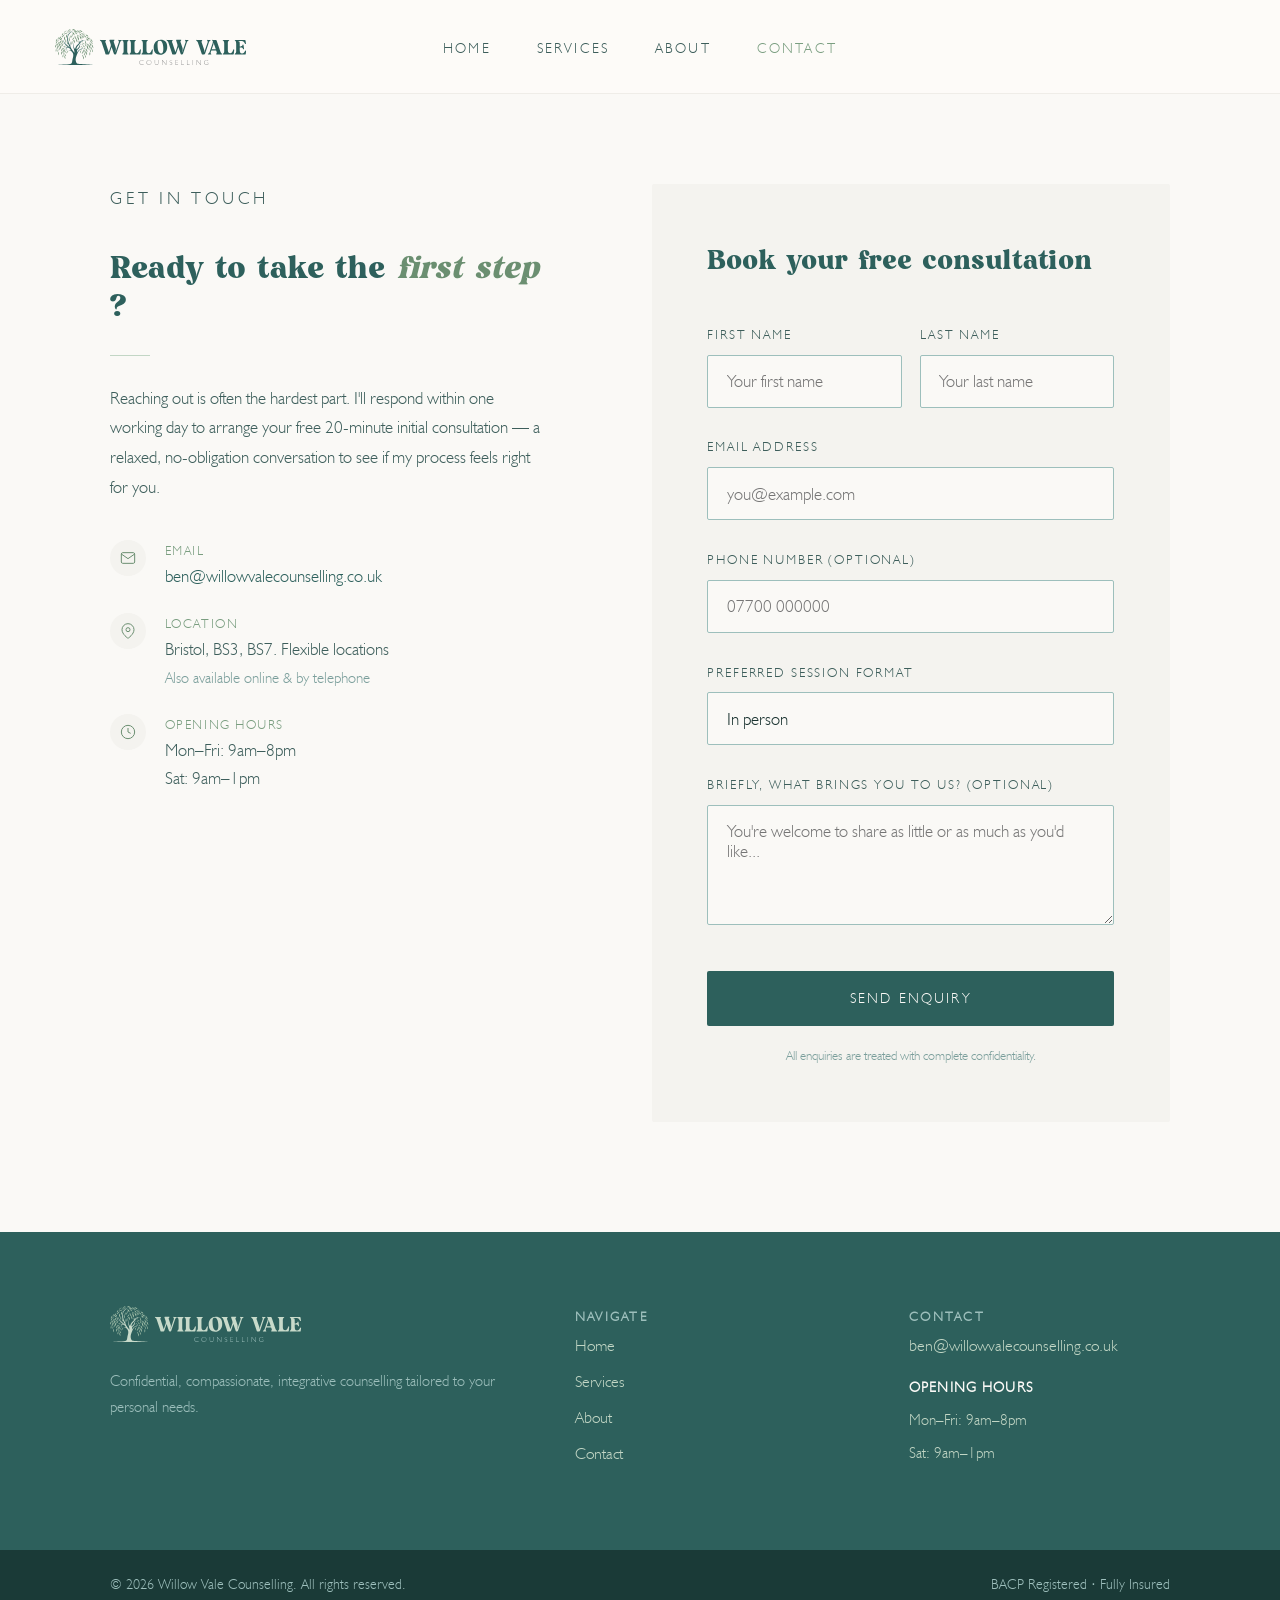
<file: contact.html>
<!DOCTYPE html>
<html lang="en">
<head>
<meta charset="UTF-8">
<meta name="viewport" content="width=device-width, initial-scale=1.0">
<title>Contact — Willow Vale Counselling</title>
<link rel="icon" type="image/svg+xml" href="[data-uri]">
<link rel="apple-touch-icon" href="[data-uri]">
<link rel="stylesheet" href="style.css">
</head>
<body class="page-contact">

<!-- ─── NAV ─────────────────────────────────── -->
<nav>
  <button class="nav-burger" id="nav-burger" onclick="toggleMenu()" aria-label="Menu">
    <span></span><span></span><span></span>
  </button>
  <a class="nav-logo" href="index.html" style="display:flex;align-items:center;">
    <span class="nav-logo-svg"><svg id="Layer_2" xmlns="http://www.w3.org/2000/svg" version="1.1" viewBox="0 0 338.8 63.8">
  <!-- Generator: Adobe Illustrator 30.1.0, SVG Export Plug-In . SVG Version: 2.1.1 Build 136)  -->
  <defs>
    <style>.st0 { fill: #f4f3ef; }
      .st1 { fill: #6b8f71; }
      .st2 { fill: #2d605c; }</style>
  </defs>
  <g>
    <path class="st2" d="M89.3,43.3l-6.7-19.7c-1-2.9-3-2.5-3-3.6s.3-.7.7-.7h9.5c.4,0,.7.3.7.6,0,.9-1.3.9-1.3,2.5s.2,1,.4,1.6l2.9,8.6,2.7,8h.2l2.9-8.6c.8-2.4.9-3.9,0-6.5l-1.8-5.1c-.2-.5,0-1.2.8-1.2h7.4c.4,0,.7.3.7.6,0,.9-1.4.9-1.4,2.5s.1.8.3,1.4l3.1,9c1,2.8.6,4.7-.5,7.9h.4l5.7-16.6c.2-.7.3-1.2.3-1.6,0-1.6-1.2-1.6-1.2-2.5s.3-.6.7-.6h4.9c.4,0,.7.3.7.7,0,1.1-2,.7-3,3.6l-6.7,19.7c-.4,1.2-.8,1.8-2.1,1.8h-.3c-1.2,0-1.7-.6-2.1-1.8l-3.9-11.2-3.9,11.2c-.4,1.2-.8,1.8-2.1,1.8h-3.2c-1.3,0-1.7-.6-2.1-1.8Z"/>
    <path class="st2" d="M119.1,44.4c0-1.2,2.5-.5,2.5-5.5v-13.3c0-5.1-2.5-4.3-2.5-5.5s.3-.7.7-.7h10c.4,0,.7.3.7.7,0,1.2-2.5.5-2.5,5.5v13.3c0,5.1,2.5,4.3,2.5,5.5s-.3.7-.7.7h-10c-.4,0-.7-.3-.7-.7Z"/>
    <path class="st2" d="M132,44.4c0-1.2,2.5-.5,2.5-5.5v-13.3c0-5.1-2.5-4.3-2.5-5.5s.3-.7.7-.7h10c.4,0,.7.3.7.7,0,1.2-2.5.5-2.5,5.5v12.1c0,3.6,1.4,5.4,4.1,5.4h0c2.9,0,4.2-3.5,5.3-6.1.3-.6.6-1,1.1-1s.8.4.8,1l-.7,7c0,.7-.6,1.1-1.2,1.1h-17.6c-.4,0-.7-.3-.7-.7h0Z"/>
    <path class="st2" d="M153.2,44.4c0-1.2,2.5-.5,2.5-5.5v-13.3c0-5.1-2.5-4.3-2.5-5.5s.3-.7.7-.7h10c.4,0,.7.3.7.7,0,1.2-2.5.5-2.5,5.5v12.1c0,3.6,1.4,5.4,4.1,5.4h0c2.9,0,4.2-3.5,5.3-6.1.3-.6.6-1,1.1-1s.8.4.8,1l-.7,7c0,.7-.6,1.1-1.2,1.1h-17.6c-.4,0-.7-.3-.7-.7h0Z"/>
    <path class="st2" d="M174.9,32.7c0-8.5,5.3-13.7,12.5-13.7s11.5,4.2,11.5,12.7-5.3,13.8-12.5,13.8-11.5-4.3-11.5-12.8ZM187.9,43.4c3.1,0,4.1-2.8,4.1-8.5s-1.5-13.9-5.8-13.9-4.4,2.5-4.4,8.3,1.3,14,6.1,14h0Z"/>
    <path class="st2" d="M207.5,43.3l-6.7-19.7c-1-2.9-3-2.5-3-3.6s.3-.7.7-.7h9.5c.4,0,.7.3.7.6,0,.9-1.3.9-1.3,2.5s.1,1,.4,1.6l2.9,8.6,2.7,8h.2l2.9-8.6c.8-2.4.9-3.9,0-6.5l-1.8-5.1c-.1-.5,0-1.2.9-1.2h7.4c.4,0,.7.3.7.6,0,.9-1.4.9-1.4,2.5s.1.8.3,1.4l3.1,9c1,2.8.6,4.7-.5,7.9h.4l5.7-16.6c.2-.7.3-1.2.3-1.6,0-1.6-1.2-1.6-1.2-2.5s.3-.6.7-.6h4.9c.4,0,.7.3.7.7,0,1.1-2,.7-3,3.6l-6.7,19.7c-.4,1.2-.9,1.8-2.1,1.8h-.3c-1.2,0-1.6-.6-2.1-1.8l-3.9-11.2-3.9,11.2c-.4,1.2-.9,1.8-2.1,1.8h-3.2c-1.3,0-1.7-.6-2.1-1.8h0Z"/>
    <path class="st2" d="M259.8,43.3l-6.7-19.6c-1-2.9-3-2.6-3-3.7s.3-.7.7-.7h9.5c.4,0,.7.3.7.6,0,.9-1.2.9-1.2,2.5s0,.8.2,1.4l4.1,12.1c.7,2,.8,3.2.2,5h.4l5.7-16.9c.2-.7.3-1.2.3-1.6,0-1.6-1.2-1.6-1.2-2.5s.3-.6.7-.6h4.9c.4,0,.7.3.7.7,0,1.1-2,.7-3,3.6l-6.7,19.7c-.4,1.2-.9,1.8-2.1,1.8h-2.1c-1.3,0-1.7-.6-2.1-1.8h0Z"/>
    <path class="st2" d="M271,44.4c0-1.1,1.8-.8,3-3.7l5.3-15.5c1.6-4.8-.9-4-.9-5.2s.4-.7.9-.7h5.3c1.3,0,1.7.6,2.1,1.8l6.7,19.6c1.2,2.9,3,2.7,3,3.7s-.3.7-.7.7h-9.5c-.4,0-.7-.3-.7-.6,0-.9,1.2-.9,1.2-2.5s0-.9-.3-1.5l-.9-2.4h-8.5l-.8,2.4c-.2.6-.3,1.1-.3,1.5,0,1.7,1.2,1.7,1.2,2.5s-.3.6-.7.6h-4.9c-.4,0-.7-.3-.7-.7h0ZM285,36l-3.9-11.3h-.4c.1.4.2.9.2,1.3,0,1-.3,2-.8,3.4l-2.3,6.7h7.1Z"/>
    <path class="st2" d="M297.4,44.4c0-1.2,2.5-.5,2.5-5.5v-13.3c0-5.1-2.5-4.3-2.5-5.5s.3-.7.7-.7h10c.4,0,.7.3.7.7,0,1.2-2.5.5-2.5,5.5v12.1c0,3.6,1.4,5.4,4.1,5.4h0c2.9,0,4.2-3.5,5.3-6.1.3-.6.5-1,1.1-1s.8.4.8,1l-.7,7c0,.7-.5,1.1-1.2,1.1h-17.6c-.4,0-.7-.3-.7-.7h0Z"/>
    <path class="st2" d="M318.6,44.4c0-1.2,2.5-.5,2.5-5.5v-13.3c0-5.1-2.5-4.3-2.5-5.5s.3-.7.7-.7h17.2c.7,0,1.1.4,1.2,1.1l.7,5.2c0,.6-.2,1-.8,1s-.7-.3-1.1-1c-1.3-2.5-2.4-4.3-5.3-4.3h-6.6v.4c2.5,0,2.8.7,2.8,4.9v4.1h2.1c1.6,0,2.2-.9,2.5-1.7.4-1,.5-1.6,1.2-1.6s.8.4.9,1l.9,6.3c0,.6-.1,1-.7,1s-.9-.3-1.2-1c-.8-1.4-1.8-1.9-3.6-1.9h-2.1v3.8c0,3.9.7,6.5,4.1,6.5h0c2.9,0,3.9-1.8,5.3-4.3.3-.6.5-.9,1.1-.9s.8.4.8,1l-.7,5.2c0,.7-.5,1.1-1.2,1.1h-17.6c-.4,0-.7-.3-.7-.7h0Z"/>
  </g>
  <g>
    <path class="st1" d="M157,63c-.5.2-1,.4-1.5.6-.5.1-1,.2-1.5.2s-.9,0-1.4-.2-.9-.3-1.2-.6c-.6-.4-1.1-.9-1.4-1.6-.2-.3-.3-.7-.4-1s-.1-.7-.1-1.1c0-.6.1-1.1.3-1.7s.5-1,1-1.4c.4-.4.9-.8,1.5-1,.6-.2,1.1-.3,1.8-.3s.9,0,1.4.2,1,.3,1.5.6v.7c-.6-.3-1.1-.5-1.6-.7-.5-.2-.9-.2-1.4-.2s-.8,0-1.1.2c-.4.1-.7.3-1,.5-.5.3-.9.8-1.2,1.3-.3.5-.4,1.2-.4,1.8s0,1,.3,1.4.4.9.8,1.2.8.6,1.2.8c.5.2,1,.3,1.5.3s.9,0,1.4-.2c.5-.1,1-.4,1.6-.7v.7h0Z"/>
    <path class="st1" d="M162.1,59.3c0-.6.1-1.1.3-1.7s.6-1,1-1.4c.4-.4.9-.7,1.4-1,.5-.2,1.1-.3,1.7-.3s1.2.1,1.7.3c.5.2,1,.5,1.4,1,.4.4.7.9,1,1.4s.3,1.1.3,1.7,0,.9-.2,1.3c-.1.4-.3.8-.6,1.2-.4.6-.9,1.1-1.6,1.4-.6.3-1.3.5-2.1.5s-1.2-.1-1.7-.3c-.5-.2-1-.5-1.4-1-.4-.4-.7-.9-1-1.4-.2-.5-.3-1.1-.3-1.7h0ZM162.9,59.4c0,.5,0,1,.3,1.4s.4.9.8,1.2c.3.3.7.6,1.2.8.5.2.9.3,1.4.3s1,0,1.4-.3.9-.5,1.2-.8c.4-.3.6-.8.8-1.2s.3-1,.3-1.5,0-1-.3-1.4c-.2-.5-.4-.8-.8-1.2s-.8-.6-1.2-.8c-.4-.2-.9-.3-1.4-.3s-.9,0-1.4.3c-.5.2-.9.5-1.2.8s-.6.8-.8,1.2c-.2.5-.3.9-.3,1.4h0Z"/>
    <path class="st1" d="M177.3,60.1c0,.9.2,1.6.8,2.2s1.2.8,2,.8,1.5-.3,2-.8.8-1.2.8-2.2v-5h.7v4.9c0,1.1-.3,2-.9,2.7-.6.7-1.5,1-2.6,1s-1.9-.3-2.5-1c-.6-.7-.9-1.6-.9-2.7v-4.9h.7v5h0Z"/>
    <path class="st1" d="M189.8,63.6v-8.5h.7l6.2,7.4v-7.4h.7v8.5h-.6l-6.3-7.5v7.5h-.7Z"/>
    <path class="st1" d="M207.5,56.3c-.4-.2-.7-.4-1-.5-.2,0-.3,0-.5-.1-.1,0-.3,0-.5,0-.5,0-.9.2-1.2.5s-.5.7-.5,1.1.1.7.3.9c.2.2.7.5,1.4.8h.2c.8.4,1.3.7,1.6,1,.2.2.3.4.4.7s.1.5.1.8c0,.7-.2,1.2-.7,1.7s-1.1.7-1.8.7-.7,0-1.1-.2c-.4-.1-.7-.3-1.1-.6v-.8c.4.3.8.5,1.1.7.4.2.7.2,1,.2.6,0,1-.2,1.3-.5.3-.3.5-.7.5-1.2s-.1-.7-.3-.9-.7-.5-1.5-.9c-.8-.3-1.3-.7-1.6-1s-.4-.8-.4-1.3.2-1.2.7-1.6c.4-.4,1.1-.6,1.8-.6s.7,0,1,.1.6.2.9.4v.8h0Z"/>
    <path class="st1" d="M213.4,63.6v-8.5h4.6v.5h-3.9v3.4h3.8v.5h-3.8v3.5h4v.6h-4.7,0Z"/>
    <path class="st1" d="M223.8,63.6v-8.5h.7v7.9h4v.6h-4.7Z"/>
    <path class="st1" d="M233.9,63.6v-8.5h.7v7.9h4v.6h-4.7Z"/>
    <path class="st1" d="M243.9,63.6v-8.5h.7v8.5h-.7Z"/>
    <path class="st1" d="M250.9,63.6v-8.5h.7l6.2,7.4v-7.4h.7v8.5h-.6l-6.3-7.5v7.5h-.7,0Z"/>
    <path class="st1" d="M271.7,63c-.5.3-1,.5-1.5.6-.5.1-1,.2-1.5.2s-1,0-1.4-.2-.9-.3-1.2-.6c-.6-.4-1.1-.9-1.5-1.6-.2-.3-.3-.7-.4-1s-.1-.7-.1-1.1c0-.6.1-1.1.3-1.7s.5-1,1-1.4c.4-.4.9-.8,1.5-1,.5-.2,1.1-.3,1.8-.3s1,0,1.4.2,1,.3,1.5.6v.7c-.6-.3-1.1-.5-1.6-.7-.5-.2-1-.2-1.4-.2s-.8,0-1.1.2c-.4.1-.7.3-1,.5-.5.3-.9.8-1.2,1.3s-.4,1.2-.4,1.8,0,1,.3,1.4.5.9.8,1.2.8.6,1.2.8c.5.2,1,.3,1.5.3s.7,0,1.1-.1.8-.2,1.2-.4v-2.3h-1.8v-.6h2.5v3.3h0Z"/>
  </g>
  <g>
    <g>
      <path class="st0" d="M34.2,1.1c.8-.7,1.3-1,1.3-1-4.2-.7-5.7,2.4-5.7,2.4,0,0,.5-.2,1.5-.3,1,0,2.1-.4,2.9-1.1Z"/>
      <path class="st0" d="M12.1,15.3s.4-.4,1.8-1.5c1.4-1.1,2.1-3.2,4-4.1,0,0-4.9.5-5.8,5.6Z"/>
      <path class="st0" d="M8.6,17.3c1.4-1.4,1.9-3.7,3.2-4.6,0,0-4.7,1.1-4.7,6.5,0,0,0-.4,1.5-1.9Z"/>
      <path class="st0" d="M11.9,17.6c.4-.9.4-1.3.6-1.9,0,0-3.3,1.2-4.2,4.8,0,0,.6-.3,1.7-.8,1.1-.5,1.5-1.2,1.9-2.1h0Z"/>
      <path class="st0" d="M9.8,21.6c-1.5,1.3-2.4,2.6-2.8,4.7,0,0,.9-.9,2.6-2.1,1.8-1.3,1.7-3.1,3.1-5.1,0,0-1.6,1.3-3,2.6Z"/>
      <path class="st0" d="M5.4,22.3c.7-1,.5-2.3.7-3.5,0,0-2,1-1.5,4.8,0,0,0-.4.8-1.3Z"/>
      <path class="st0" d="M4.2,17s-.6.6-1.5,1.6c-.9,1-1.2,2.3-1.3,3.5,0,0,.3-.2,1.2-.9s1.4-2.3,1.6-4.3h0Z"/>
      <path class="st0" d="M6,17.4c.7-.8.9-2.2,1.7-3.4,0,0-3,1.2-2.8,4.7,0,0,.3-.5,1.1-1.3Z"/>
      <path class="st0" d="M1.5,26.3s.8-.9,1.4-1.5.3-2.4.7-3.4c0,0-1,1-1.6,2s-.5,2.9-.5,2.9h0Z"/>
      <path class="st0" d="M3.5,25.8s-1.3,1.1-2.3,2.7S0,32.2,0,33.7c0,0,.7-.9,1.7-2.5,1-1.5,1-3.6,1.7-5.4h0Z"/>
      <path class="st0" d="M5,25.1c-.7,1.1-1.2,2.8-1.2,4.8,0,0,.6-.5,1.6-2s1.3-3,1.5-5.2c0,0-1.2,1.3-1.9,2.5Z"/>
      <path class="st0" d="M14.4,23c0-1.2-.6-2.4-.5-3.6,0,0-1,1.3-.8,3.6s.4,2.6.2,3.2c0,0,1.2-2.1,1.2-3.3Z"/>
      <path class="st0" d="M10.7,25.3c-.6,1.1-.7,1.8-.9,3.5,0,0,.7-.6,1.6-1.8.8-1.3.1-2.4.4-3.7,0,0-.5.8-1,2Z"/>
      <path class="st0" d="M8,30c.5-1.2.9-3.5,1.4-4.5,0,0-2.4,1.2-3.1,4.3-.7,3.2-.6,3.8-.6,3.8,0,0,1.9-2.5,2.4-3.7h0Z"/>
      <path class="st0" d="M9.1,32.3c-.2,2.2,0,3.3,0,3.3,0,0,.8-1.2,1.5-2.5.7-1.2.7-3.5,1-5.1,0,0-2.3,2.1-2.5,4.3h0Z"/>
      <path class="st0" d="M7.1,35.3c0,1.8.2,2.5.2,2.5,0,0,.7-1.5.8-2.5s0-2,.2-2.6c0,0-1.3.8-1.2,2.6Z"/>
      <path class="st0" d="M3.6,31.9c-.7,1.3-.6,3.1-.2,4.7,0,0,.3-1.1,1-2.2.6-1.2.5-4.2.9-5.1,0,0-1.1,1.4-1.8,2.7Z"/>
      <path class="st0" d="M2.2,34.5s-.4.9-.8,2.4c-.4,1.5,0,2.6.2,3.6,0,0,.8-1.4.9-2.4,0-1-.5-2.6-.4-3.6Z"/>
      <path class="st0" d="M5.8,35.2s-.5,1-1,2.1-.2,2.2,0,3.5c0,0,.4-1,.8-1.9s0-3.1.2-3.7Z"/>
      <path class="st0" d="M6.4,40s-1.2,2.2-.8,4.1c.4,1.9.9,2.3.9,2.3,0,0,0-1.1.3-2.3s-.6-3.2-.5-4.1h0Z"/>
      <path class="st0" d="M12.4,31.2s0-.4.8-1.4,1-1.5,1.4-2.6c.4-1.1.2-.9.8-1.4,0,0-3.5.7-2.9,5.4h0Z"/>
      <path class="st0" d="M17.9,32.9s0-.2.9-.5c.9-.3,1.5-1.1,1.7-1.2,0,0-2.4-.2-2.6,1.7Z"/>
      <path class="st0" d="M14.4,36.2c.2-.6,1.4-1,2-2.3.6-1.4.9-1.7.9-1.7-2.9.9-2.9,4-2.9,4h0Z"/>
      <path class="st0" d="M12.1,38.5c.9-.9,1.6-3.2,2.1-5.2,0,0-1.8,1.2-2.5,2.6s-.6,3-.9,3.9c0,0,.3-.5,1.2-1.3h0Z"/>
      <path class="st0" d="M16.7,30.1c-1.4.5-2.3,1.7-2.3,1.7,0,0,.7-.2,2-.2,1.3,0,1.9-1.3,3.1-1.7,0,0-1.4-.2-2.7.2h0Z"/>
      <path class="st0" d="M16.1,36s-3.5,2.4-2.4,7.1c0,0,.1-.5.8-1.6.7-1.1.7-1.7,1-3.3s.6-2.2.6-2.2h0Z"/>
      <path class="st0" d="M11.4,45.8s.4-.9.8-1.9c.4-1,.4-1.7.4-2.8s0-1.8,0-1.8c0,0-1.2,1.4-1.5,2.8-.3,1.4.1,3,.3,3.8Z"/>
      <path class="st0" d="M17.3,41.6s0-.5.3-2.2c.3-1.6-.2-3.1.4-4.2,0,0-3.1,2.8-.6,6.4h0Z"/>
      <path class="st0" d="M20.3,42c0-1.2-1.5-2.7-1.7-4.1,0,0-.4,2,.1,3.4s1.8,2.2,1.8,2.2c0,0,0-.3-.2-1.4Z"/>
      <path class="st0" d="M16.6,44.9c.4-1-.6-3.3-.7-4.2,0,0-.2.6-.6,2-.4,1.4.4,3,.6,4.1,0,0,.2-.9.7-1.9Z"/>
      <path class="st0" d="M13.7,50.6s.2-.6.8-1.4.1-3.1.2-4c0,0-2.2,2.3-1,5.4h0Z"/>
      <path class="st0" d="M17.1,46.7s-1.8,3.2,1.3,6.4c0,0-.1-.7,0-1.7s-1.2-3.3-1.3-4.6Z"/>
      <path class="st0" d="M19.6,48.3s0-.7-.1-1.4-1.3-1.9-1.5-2.4c0,0,0,.9,0,1.8,0,1,1.1,1.5,1.5,2.1Z"/>
      <path class="st0" d="M23.8,37.7s-2.9,1.1-1.4,5c0,0,.2-.5.6-1.3.4-.8,0-2.9.7-3.7Z"/>
      <path class="st0" d="M20.7,34.5s-.5,1,.6,2.5c0,0,0-.2.2-.9.2-.7-.2-1.1-.8-1.6h0Z"/>
      <path class="st0" d="M19.2,17.5s-.1.3-.5,2-.5,3.6.7,5.3c0,0,0-1.2.4-2.4s-.5-3.3-.6-5Z"/>
      <path class="st0" d="M16.1,17.6c.5,1.8.7,2,.9,2.5,0,0,.7-2.3.7-3.9s-.4-2.4-.5-2.9c0,0-1.7,2.4-1.1,4.2Z"/>
      <path class="st0" d="M19.5,13.1c-.3,2.4,0,3.3,0,3.3,0,0,.4-.9,1.2-2.1.8-1.2.8-4.3,1.5-5.4,0,0-2.5,1.9-2.8,4.3Z"/>
      <path class="st0" d="M54,14.5c1.5.9,2,1.3,2,1.3-1.5-4.9-6.4-4.8-6.4-4.8,2,.6,2.9,2.7,4.5,3.5h0Z"/>
      <path class="st0" d="M60.9,20.1c0-5.4-4.7-6.5-4.7-6.5,1.2.9,1.8,3.2,3.2,4.6s1.5,1.9,1.5,1.9Z"/>
      <path class="st0" d="M55.4,16.6c.3.5.3,1,.6,1.9s.8,1.6,1.9,2.1,1.7.8,1.7.8c-.9-3.6-4.2-4.8-4.2-4.8h0Z"/>
      <path class="st0" d="M61.8,19.7c.2,1.2,0,2.5.7,3.5s.8,1.3.8,1.3c.5-3.7-1.5-4.8-1.5-4.8Z"/>
      <path class="st0" d="M65.3,22.1c.9.7,1.2.9,1.2.9,0-1.2-.4-2.5-1.3-3.5s-1.5-1.6-1.5-1.6c.2,2,.8,3.6,1.6,4.3h0Z"/>
      <path class="st0" d="M63,19.6c.2-3.5-2.8-4.7-2.8-4.7.9,1.2,1,2.6,1.7,3.4s1.1,1.3,1.1,1.3Z"/>
      <path class="st0" d="M65.1,25.7c.7.6,1.4,1.5,1.4,1.5,0,0,0-1.9-.5-2.9-.6-1-1.6-2-1.6-2,.3.9,0,2.7.7,3.4h0Z"/>
      <path class="st0" d="M66.8,29.4c-1.1-1.6-2.3-2.7-2.3-2.7.7,1.8.7,3.8,1.7,5.4,1.1,1.5,1.7,2.5,1.7,2.5,0-1.5,0-3.5-1.1-5.1Z"/>
      <path class="st0" d="M64.2,30.8c0-2-.5-3.7-1.2-4.8-.7-1.1-1.9-2.5-1.9-2.5.2,2.2.5,3.7,1.5,5.2s1.6,2,1.6,2Z"/>
      <path class="st0" d="M54.1,20.2c0,1.2-.5,2.4-.5,3.6,0,1.2,1.2,3.3,1.2,3.3-.2-.7,0-1,.2-3.2.2-2.3-.8-3.6-.8-3.6Z"/>
      <path class="st0" d="M56.6,27.9c.8,1.3,1.5,1.8,1.5,1.8-.2-1.8-.3-2.4-.9-3.5-.5-1.1-1-2-1-2,.3,1.3-.4,2.4.4,3.7Z"/>
      <path class="st0" d="M62.3,34.5s0-.7-.6-3.8c-.7-3.1-3.1-4.3-3.1-4.3.4,1,.8,3.3,1.4,4.5.5,1.2,2.4,3.7,2.4,3.7h0Z"/>
      <path class="st0" d="M56.3,28.9c.3,1.6.3,3.9,1,5.1s1.5,2.5,1.5,2.5c0,0,.2-1.1,0-3.3-.2-2.2-2.5-4.3-2.5-4.3h0Z"/>
      <path class="st0" d="M59.7,33.5c.2.6,0,1.6.2,2.6s.8,2.5.8,2.5c0,0,0-.7.2-2.5,0-1.8-1.2-2.6-1.2-2.6Z"/>
      <path class="st0" d="M62.6,30.1c.5,1,.3,4,1,5.1s1,2.2,1,2.2c.4-1.6.6-3.4-.2-4.7-.7-1.3-1.8-2.7-1.8-2.7Z"/>
      <path class="st0" d="M65.8,35.4c.2,1-.4,2.6-.3,3.6,0,1,.9,2.4.9,2.4.2-.9.6-2,.2-3.6-.3-1.5-.8-2.4-.8-2.4Z"/>
      <path class="st0" d="M62.1,36.1c.2.5-.2,2.8.2,3.7.4.9.8,1.9.8,1.9.2-1.2.5-2.3,0-3.5s-1-2.1-1-2.1Z"/>
      <path class="st0" d="M61.1,44.9c.2,1.2.3,2.3.3,2.3,0,0,.5-.4,1-2.3.4-1.9-.8-4.1-.8-4.1.1.9-.7,2.9-.5,4.1h0Z"/>
      <path class="st0" d="M55.5,32.1c.6-4.7-2.9-5.4-2.9-5.4.5.6.4.4.8,1.4s.6,1.6,1.4,2.6.8,1.4.8,1.4h0Z"/>
      <path class="st0" d="M49.1,33.4c.9-.3,1-.2,1-.2-1.5-1.3-3.1.5-3.1.5.3,0,1.2.1,2.1-.2h0Z"/>
      <path class="st0" d="M54,37.2s0-3.1-2.8-4c0,0,.3.3.9,1.7.6,1.4,1.8,1.7,2,2.3h0Z"/>
      <path class="st0" d="M54.3,34.7c.6,1.9,1.2,4.3,2.1,5.2s1.2,1.3,1.2,1.3c-.2-.9-.2-2.5-.8-3.9-.7-1.4-2.5-2.6-2.5-2.6h0Z"/>
      <path class="st0" d="M51.8,30.8c-1.4-.5-2.7-.2-2.7-.2,1.1.4,1.8,1.6,3.1,1.7,1.3,0,2,.2,2,.2,0,0-1-1.2-2.3-1.7h0Z"/>
      <path class="st0" d="M51.8,36.9s.3.7.6,2.2c.3,1.5.3,2.2,1,3.3.7,1.1.8,1.6.8,1.6,1.2-4.7-2.4-7.1-2.4-7.1h0Z"/>
      <path class="st0" d="M55.3,40.1s0,.7,0,1.8c0,1.2,0,1.8.4,2.8s.8,1.9.8,1.9c.2-.8.6-2.3.3-3.8s-1.5-2.8-1.5-2.8Z"/>
      <path class="st0" d="M50,36.1c.6,1.2.1,2.6.4,4.2s.3,2.2.3,2.2c2.5-3.6-.7-6.4-.7-6.4h0Z"/>
      <path class="st0" d="M49.4,38.8c-.2,1.4-1.7,3-1.7,4.1,0,1.2-.2,1.4-.2,1.4,0,0,1.3-.7,1.8-2.2.5-1.5.1-3.4.1-3.4Z"/>
      <path class="st0" d="M52.6,43.5c-.4-1.4-.5-2-.5-2,0,.9-1.1,3.2-.7,4.2s.7,1.9.7,1.9c.2-1.2.9-2.7.5-4.1Z"/>
      <path class="st0" d="M53.5,50.1c.6.8.8,1.4.8,1.4,1.2-3.1-1-5.4-1-5.4.1,1-.3,3.2.2,4h0Z"/>
      <path class="st0" d="M50.9,47.6c-.1,1.3-1.4,3.6-1.3,4.6.1,1,0,1.7,0,1.7,3.1-3.2,1.3-6.4,1.3-6.4Z"/>
      <path class="st0" d="M49.8,47.1c0-1,0-1.8,0-1.8-.2.5-1.4,1.7-1.5,2.4s0,1.4,0,1.4c.4-.6,1.4-1.1,1.5-2.1Z"/>
      <path class="st0" d="M44.9,41.7c.4.8.6,1.3.6,1.3,1.5-3.9-1.4-5-1.4-5,.7.8.3,2.9.7,3.7Z"/>
      <path class="st0" d="M47.4,35.9c-.5.5-1,.9-.8,1.6.2.7.2.9.2.9,1.1-1.5.6-2.5.6-2.5h0Z"/>
      <path class="st0" d="M25.6,22.4s.2-1.6.5-3.1c.2-1.4-.9-3.8-1-5.7,0,0,0,.4-.5,2.4-.5,2,.2,4.5,1.1,6.4h0Z"/>
      <path class="st0" d="M29.7,28s1.1-2.1,1.2-3.4-.3-2.3-.3-3.4c0,0-1.1,1.6-1.3,3.4-.2,1.8.3,2.5.4,3.5h0Z"/>
      <path class="st0" d="M35.5,22c-.2-1.2-.4-2.3-.4-2.8,0,0-.9,1.7-1,2.8s.5,2.7.7,3.4c0,0,.9-2.1.7-3.4Z"/>
      <path class="st0" d="M39.2,19.9c.2-1.6-.7-3.6-.8-3.9,0,0,0,.9-.5,2.6s0,3.3-.1,4.3c0,0,1.3-1.4,1.5-3h0Z"/>
      <path class="st0" d="M40.3,23.1c.5,1.1.8,1.1.9,1.9,0,0,.4-1.8.2-2.8s-.9-1.5-1-2c0,0-.5,1.8,0,2.8h0Z"/>
      <path class="st0" d="M32.4,16c-.8.8-1.6,2.2-2.1,3.7,0,0,1.7-.8,2.6-1.9s.6-2.6,1-3.2c0,0-.6.6-1.4,1.4h0Z"/>
      <path class="st0" d="M31.6,23h0s0,0,0,0Z"/>
      <path class="st0" d="M32.3,22.1c.8-.7.9-1,1.2-1.9s.2-1,.4-1.2c0,0,0,0,0,0-.4.2-2.3,1.2-2.2,3.9,0,0,0-.2.8-.8h0Z"/>
      <path class="st0" d="M41.8,15.7c-1.2-2.5-3.4-3.9-3.4-3.9,0,0,.8,1.5,1.6,4.2.9,2.8,2.1,3.8,2.5,4.8,0,0,.5-2.6-.7-5.1Z"/>
      <path class="st0" d="M46.6,18.8s.3-2.4-.7-4.5c-1-2-1.8-2.2-2.5-3.4,0,0,.3,1.6.8,3.7.5,2.1,2,3.4,2.4,4.2Z"/>
      <path class="st0" d="M50.7,13.4c-.6-1.1-3.2-2.4-3.7-2.9,0,0,.3.3.9,1.9s2,2.4,3.9,3c0,0-.6-.9-1.2-2h0Z"/>
      <path class="st0" d="M36.6,15c-.2-1.8-1.6-3.3-1.7-4,0,0,.1.5,0,2.3-.1,1.9.4,3.1,1.7,5.2,0,0,.2-1.8,0-3.6Z"/>
      <path class="st0" d="M33.9,7.8c-.8-1.8-3.8-2.2-3.8-2.2,0,0,1,.5,1.8,2.2s2.2,2.8,2.4,3.4c0,0,.5-1.6-.4-3.4h0Z"/>
      <path class="st0" d="M49.5,16.8s-.3-1.2-1.1-2.1c-.8-.9-1.5-1.1-1.9-1.5,0,0,.2.6.7,1.7s1.7,1.2,2.3,1.9Z"/>
      <path class="st0" d="M30.9,11.9c.3-1.1-.2-3.4-.4-4.5,0,0-.1.5-.5,2.2-.4,1.7.4,3.1.5,4,0,0,.2-.6.4-1.7Z"/>
      <path class="st0" d="M13.6,10.2c.9-1.2.8-2.8.8-2.8,0,0-1.1.7-1.7,1.6-.6.9-.6,2.7-.6,2.7,0,0,.5-.3,1.4-1.5h0Z"/>
      <path class="st0" d="M16.9,6.7c.2-.8.9-1.1.9-1.1-2.4.3-2.4,2.5-2.4,2.5,0,0,1.3-.6,1.5-1.3h0Z"/>
      <path class="st0" d="M26.3,13.7c0,1.6.5,1.5.6,2.4,0,0,.4-.9.5-2.1s0-2.4.4-3.1c0,0-1.5,1.2-1.4,2.8Z"/>
      <path class="st0" d="M17,8.8c1.8-.3,2.5-.3,3.5-.9.7-.4,2.4-.7,2.4-.7-4.8-1.2-7.3,1.9-7.5,2.1,0,0,.3-.3,1.6-.5h0Z"/>
      <path class="st0" d="M15.3,9.3h0s0,0,0,0Z"/>
      <path class="st0" d="M27.6,1c-1.5,0-2.9,0-4.1,1-1.2,1.1-1.7,1.4-1.7,1.4,1.2-.5,2.3-.2,3.9-1.1s2-1.3,2-1.3Z"/>
      <path class="st0" d="M19.2,4.3c.7-.5,1.4-1,1.4-1-1.6-.2-2.6.3-3.1.7s-1,.8-1,.8c1,.1,2,0,2.7-.6h0Z"/>
      <path class="st0" d="M32.1,3s.6,0,2,.3c1.4.3,2.9-.5,3.7-.6,0,0-.9-.3-1.6-.5s-2.5-.2-4.2.8h0Z"/>
      <path class="st0" d="M45.1,4.1c1.5,1.3,2.8,1.3,3.7,1.3,0,0-.5-.6-1.4-1.5-.9-.9-2.6-1.5-4.7-1.5,0,0,1,.4,2.4,1.8Z"/>
      <path class="st0" d="M44.3,4.7s-.6-.4-1.7-1.2c-1.1-.8-2.3-1.1-4.1-1,0,0,.6.5,1.8,1.4,1.3.9,2.3.8,4,.8Z"/>
      <path class="st0" d="M36.3,4.2c-1.8.3-2.8.5-2.8.5.5,0,1.7.6,3.9,1s4,0,4,0c-2.2-1.4-3.3-1.8-5.1-1.5Z"/>
      <path class="st0" d="M28.8,10.9s-.7,1.5-.4,2.9c.3,1.3.8,1.1,1.2,1.9,0,0,0-1.4-.2-2.7-.3-1.2-.6-1.3-.6-2.1Z"/>
      <path class="st0" d="M39.7,9.2s-2.5-3.4-6.3-3.3c0,0,2,.7,3.4,2.2s2.2.9,3,1Z"/>
      <path class="st0" d="M44.1,9.9c.8,1.2,1.5,2,2.8,2.8,0,0,0-3.7-4.2-4.6,0,0,.6.5,1.4,1.8h0Z"/>
      <path class="st0" d="M48.5,28.5c.9.7,1.5.8,3.1.7,0,0-2-2.7-4.9-1.4,0,0,.9,0,1.8.7Z"/>
      <path class="st0" d="M46.6,7s-2.4-1.6-5.5-.3c0,0,1.1.2,2,.6.9.3,2.7-.3,3.5-.2h0Z"/>
      <path class="st0" d="M48,9.1c1.5.8,3.7.4,5.3,1.7,0,0-1.2-1.5-2.5-2.1-1.3-.7-3-.5-4.8-.7,0,0,.5.4,1.9,1.2Z"/>
      <path class="st0" d="M55.5,11.5c1.3,1.3,2.5,1.2,3.7,2.3,0,0-1.1-2.2-2.1-3-1-.8-2.3-1-3.5-1.6,0,0,.6,1.1,1.9,2.3h0Z"/>
      <path class="st0" d="M22.2,4.7c-1.5.2-2.4,1.5-2.4,1.5.6-.4,1.8-.5,3.5-.5,1.6,0,2.7-.6,2.7-.6-1.2.3-2.2-.7-3.7-.4Z"/>
      <path class="st0" d="M22.9,27.4s-.1-.8-.2-2c0-1.1-1.3-2-1.4-2.7,0,0-.4,1.4,0,2.7.4,1.3,1.5,2,1.5,2Z"/>
      <path class="st0" d="M49.6,21.7s-1.9.5-2.7,2c0,0,0-.1,1.2-.2,1.2,0,1.1-1.5,1.5-1.8h0Z"/>
      <path class="st0" d="M49.4,25.7c1.2.3,2-.4,3.3.2,0,0-2.6-2.6-5.2-.1,0,0,.7-.4,1.9-.1Z"/>
      <path class="st0" d="M46.1,30.8c-.7.6-.6,1.7-.6,1.7,0,0,1,0,1.4-1,.4-1,.2-2,.2-2-.1.4-.4.7-1.1,1.3h0Z"/>
      <path class="st0" d="M51,7.6c.9.8,1.6.4,3,.9,0,0-2.1-2.9-5.3-1.7,0,0,1.4,0,2.3.8Z"/>
      <path class="st0" d="M42,13.9s.2-1.2-.5-2.5c-.6-1-1.2-.6-2.7-.9,0,0,2.4,1.5,3.2,3.4Z"/>
      <path class="st0" d="M26.5,4.2c1.2-.1,1.7-.6,2.7-.8,0,0-1.5-.7-2.6-.4-1.1.2-1.7.9-2.4,1,0,0,1.1.4,2.3.3h0Z"/>
    </g>
    <path class="st2" d="M67.9,63.8s-13.9-1-21.1-1.6c-2.9-.4-5.6-.7-6.8-.8-.5,0-.9-.2-1.2-.5h0c-.2-.2-.4-.4-.6-.7-.7-1.3-1.5-3.4-1.6-5.7,0-4,2.1-9,4.9-14.5s9.5-5.2,9.5-5.2c-8.2-2.1-12.2,7.5-12.2,7.5,0,0,.2-1.2.3-3.7.2-2.6,4.8-3.4,5-8.4.1-3.2,2.5-4.9,2.8-4.9-3.8,1.3-2.8,4.1-4.8,7.2s-4.2,3.5-4.2,3.5c0-4.2,2.9-6,7.5-12,4.5-5.9,10-3.3,10.1-3.2-6-3.7-11.5,2.4-11.5,2.4,0-1.2-1-2.2-1-2.2,1.3,4.9-2.8,5.8-4.9,8.9-2.1,3.1-2.5,5.8-2.5,5.8-3.9-4.9-2.9-12.1-2.8-12.2,0,.1-1.7,4.1,0,9.8,1.8,5.8,1.7,8.8,1.7,8.8,0,0-2.8-3-5.6-7.6-1.5-2.4-2.1-5.2-1.8-8,.2-2,.8-4.3,2.1-5.8,0,0-3.1,2.6-3.3,8.2-1.3-3-2.4-6.2-2.9-9.7-1.8-12.5,8.8-14.9,8.8-14.9,0,0-8.1-.3-10,10.3-1.6,8.9,5.5,19.3,5.6,19.4,0,0-1.8-1.8-7.2-6.4-5.5-4.7-5.2-9.5-5.2-9.5-1.7,7,8,13.4,8,13.4-6.3,1-2.9,7.9-2.8,8-1.4-4,0-7,2.8-6.8,2.8.2,5.5,5,5.5,5-3.2-1-4.3,1.9-4.3,2,0,0,2.7-3.2,6.4,1.3,3.7,4.6.8,9.9,0,15.3-.2,1.5-.5,2.7-.8,3.5-.4,1.2-1.4,2.1-2.7,2.2-1.5.2-3.7.4-6,.8C13.8,62.8,0,63.8,0,63.8h67.9Z"/>
  </g>
</svg></span>
  </a>
  <ul class="nav-links" id="nav-links">
    <li><a href="index.html">Home</a></li>
    <li><a href="services.html">Services</a></li>
    <li><a href="about.html">About</a></li>
    <li><a href="contact.html" class="active">Contact</a></li>
    <li class="nav-mobile-cta"><a href="contact.html">Get in Touch</a></li>
  </ul>
  <a class="nav-cta nav-cta-desktop" href="contact.html">Get in Touch</a>
  <a class="nav-envelope" href="contact.html" aria-label="Get in touch"><svg xmlns="http://www.w3.org/2000/svg" viewBox="0 0 62.37 47.99"><path fill-rule="evenodd" d="M56.37,47.99H6c-3.31,0-6-2.69-6-6V6C0,2.69,2.69,0,6,0h50.37c3.31,0,6,2.69,6,6v35.99c0,3.31-2.69,6-6,6ZM7.17,38.41c0,1.33,1.08,2.4,2.4,2.4h43.23c1.33,0,2.4-1.07,2.4-2.4v-21.27l-22.41,13.58c-.47.27-.99.38-1.51.39-.04,0-.09,0-.13,0-.04,0-.09,0-.13,0-.51,0-1.03-.12-1.51-.39L7.17,17.18v21.23ZM52.8,7.23H9.57c-1.06,0-1.94.69-2.26,1.63.07.03.15.06.21.09l23.63,14.32,23.63-14.32c.09-.05.18-.08.28-.12-.33-.93-1.21-1.61-2.26-1.61Z"/></svg></a>
</nav>


  <section class="contact-page">
    <div class="contact-info">
      <p class="section-eyebrow">Get in Touch</p>
      <h1 class="section-title">Ready to take the <em>first step</em> ?</h1>
      <div class="divider"></div>
      <p>Reaching out is often the hardest part. I'll respond within one working day to arrange your free 20-minute initial consultation — a relaxed, no-obligation conversation to see if my process feels right for you.</p>

      <div class="contact-detail">
        <div class="contact-detail-icon">
          <svg viewBox="0 0 24 24"><path d="M4 4h16c1.1 0 2 .9 2 2v12c0 1.1-.9 2-2 2H4c-1.1 0-2-.9-2-2V6c0-1.1.9-2 2-2z"/><polyline points="22,6 12,13 2,6"/></svg>
        </div>
        <div>
          <div class="contact-detail-label">Email</div>
          <div class="contact-detail-value"><a href="mailto:ben@willowvalecounselling.co.uk">ben@willowvalecounselling.co.uk</a></div>
        </div>
      </div>


      <div class="contact-detail">
        <div class="contact-detail-icon">
          <svg viewBox="0 0 24 24"><path d="M21 10c0 7-9 13-9 13s-9-6-9-13a9 9 0 0118 0z"/><circle cx="12" cy="10" r="3"/></svg>
        </div>
        <div>
          <div class="contact-detail-label">Location</div>
          <div class="contact-detail-value">Bristol, BS3, BS7. Flexible locations<br><span style="font-size:0.8rem; color: var(--text-light);">Also available online &amp; by telephone</span></div>
        </div>
      </div>

      <div class="contact-detail">
        <div class="contact-detail-icon">
          <svg viewBox="0 0 24 24"><circle cx="12" cy="12" r="10"/><polyline points="12 6 12 12 16 14"/></svg>
        </div>
        <div>
          <div class="contact-detail-label">Opening Hours</div>
          <div class="contact-detail-value">Mon–Fri: 9am–8pm<br>Sat: 9am–1pm</div>
        </div>
      </div>
    </div>

    <div>
      <div class="contact-form" id="contact-form-wrap">
        <div class="form-title">Book your free consultation</div>

        <form id="contact-form" action="https://formspree.io/f/mbdwwnor" method="POST">
          <div class="form-row">
            <div class="form-group">
              <label class="form-label" for="first-name">First name</label>
              <input type="text" id="first-name" name="first_name" class="form-input" placeholder="Your first name" autocomplete="given-name" required>
            </div>
            <div class="form-group">
              <label class="form-label" for="last-name">Last name</label>
              <input type="text" id="last-name" name="last_name" class="form-input" placeholder="Your last name" autocomplete="family-name" required>
            </div>
          </div>

          <div class="form-group">
            <label class="form-label" for="email">Email address</label>
            <input type="email" id="email" name="email" class="form-input" placeholder="you@example.com" autocomplete="email" required>
          </div>

          <div class="form-group">
            <label class="form-label" for="phone">Phone number (optional)</label>
            <input type="tel" id="phone" name="phone" class="form-input" placeholder="07700 000000" autocomplete="tel" pattern="[0-9 +\-()]{7,20}">
          </div>

          <div class="form-group">
            <label class="form-label" for="format">Preferred session format</label>
            <select id="format" name="preferred_format" class="form-select form-input">
              <option>In person</option>
              <option>Online (video)</option>
              <option>Telephone</option>
              <option>No preference</option>
            </select>
          </div>

          <div class="form-group">
            <label class="form-label" for="message">Briefly, what brings you to us? (optional)</label>
            <textarea id="message" name="message" class="form-textarea" placeholder="You're welcome to share as little or as much as you'd like..."></textarea>
          </div>

          <button type="submit" class="form-submit" id="form-submit-btn">Send Enquiry</button>
          <p style="font-size: 0.72rem; color: var(--text-light); margin-top: 1rem; text-align: center;">All enquiries are treated with complete confidentiality.</p>
        </form>
      </div>

      <div class="form-success" id="form-success">
        <div class="form-success-icon">
          <svg viewBox="0 0 24 24"><polyline points="20 6 9 17 4 12"/></svg>
        </div>
        <h3>Thank you for reaching out</h3>
        <p>We'll be in touch within one working day to arrange your free consultation. Take good care of yourself in the meantime.</p>
      </div>
    </div>
  </section>

  <footer>
    <div>
      <div class="footer-brand-svg"><svg id="Layer_2" xmlns="http://www.w3.org/2000/svg" version="1.1" viewBox="0 0 338.8 63.8">
  <!-- Generator: Adobe Illustrator 30.1.0, SVG Export Plug-In . SVG Version: 2.1.1 Build 136)  -->
  <defs>
    <style>.st0 { fill: #f4f3ef; }
      .st1 { fill: #6b8f71; }
      .st2 { fill: #2d605c; }</style>
  </defs>
  <g>
    <path class="st2" d="M89.3,43.3l-6.7-19.7c-1-2.9-3-2.5-3-3.6s.3-.7.7-.7h9.5c.4,0,.7.3.7.6,0,.9-1.3.9-1.3,2.5s.2,1,.4,1.6l2.9,8.6,2.7,8h.2l2.9-8.6c.8-2.4.9-3.9,0-6.5l-1.8-5.1c-.2-.5,0-1.2.8-1.2h7.4c.4,0,.7.3.7.6,0,.9-1.4.9-1.4,2.5s.1.8.3,1.4l3.1,9c1,2.8.6,4.7-.5,7.9h.4l5.7-16.6c.2-.7.3-1.2.3-1.6,0-1.6-1.2-1.6-1.2-2.5s.3-.6.7-.6h4.9c.4,0,.7.3.7.7,0,1.1-2,.7-3,3.6l-6.7,19.7c-.4,1.2-.8,1.8-2.1,1.8h-.3c-1.2,0-1.7-.6-2.1-1.8l-3.9-11.2-3.9,11.2c-.4,1.2-.8,1.8-2.1,1.8h-3.2c-1.3,0-1.7-.6-2.1-1.8Z"/>
    <path class="st2" d="M119.1,44.4c0-1.2,2.5-.5,2.5-5.5v-13.3c0-5.1-2.5-4.3-2.5-5.5s.3-.7.7-.7h10c.4,0,.7.3.7.7,0,1.2-2.5.5-2.5,5.5v13.3c0,5.1,2.5,4.3,2.5,5.5s-.3.7-.7.7h-10c-.4,0-.7-.3-.7-.7Z"/>
    <path class="st2" d="M132,44.4c0-1.2,2.5-.5,2.5-5.5v-13.3c0-5.1-2.5-4.3-2.5-5.5s.3-.7.7-.7h10c.4,0,.7.3.7.7,0,1.2-2.5.5-2.5,5.5v12.1c0,3.6,1.4,5.4,4.1,5.4h0c2.9,0,4.2-3.5,5.3-6.1.3-.6.6-1,1.1-1s.8.4.8,1l-.7,7c0,.7-.6,1.1-1.2,1.1h-17.6c-.4,0-.7-.3-.7-.7h0Z"/>
    <path class="st2" d="M153.2,44.4c0-1.2,2.5-.5,2.5-5.5v-13.3c0-5.1-2.5-4.3-2.5-5.5s.3-.7.7-.7h10c.4,0,.7.3.7.7,0,1.2-2.5.5-2.5,5.5v12.1c0,3.6,1.4,5.4,4.1,5.4h0c2.9,0,4.2-3.5,5.3-6.1.3-.6.6-1,1.1-1s.8.4.8,1l-.7,7c0,.7-.6,1.1-1.2,1.1h-17.6c-.4,0-.7-.3-.7-.7h0Z"/>
    <path class="st2" d="M174.9,32.7c0-8.5,5.3-13.7,12.5-13.7s11.5,4.2,11.5,12.7-5.3,13.8-12.5,13.8-11.5-4.3-11.5-12.8ZM187.9,43.4c3.1,0,4.1-2.8,4.1-8.5s-1.5-13.9-5.8-13.9-4.4,2.5-4.4,8.3,1.3,14,6.1,14h0Z"/>
    <path class="st2" d="M207.5,43.3l-6.7-19.7c-1-2.9-3-2.5-3-3.6s.3-.7.7-.7h9.5c.4,0,.7.3.7.6,0,.9-1.3.9-1.3,2.5s.1,1,.4,1.6l2.9,8.6,2.7,8h.2l2.9-8.6c.8-2.4.9-3.9,0-6.5l-1.8-5.1c-.1-.5,0-1.2.9-1.2h7.4c.4,0,.7.3.7.6,0,.9-1.4.9-1.4,2.5s.1.8.3,1.4l3.1,9c1,2.8.6,4.7-.5,7.9h.4l5.7-16.6c.2-.7.3-1.2.3-1.6,0-1.6-1.2-1.6-1.2-2.5s.3-.6.7-.6h4.9c.4,0,.7.3.7.7,0,1.1-2,.7-3,3.6l-6.7,19.7c-.4,1.2-.9,1.8-2.1,1.8h-.3c-1.2,0-1.6-.6-2.1-1.8l-3.9-11.2-3.9,11.2c-.4,1.2-.9,1.8-2.1,1.8h-3.2c-1.3,0-1.7-.6-2.1-1.8h0Z"/>
    <path class="st2" d="M259.8,43.3l-6.7-19.6c-1-2.9-3-2.6-3-3.7s.3-.7.7-.7h9.5c.4,0,.7.3.7.6,0,.9-1.2.9-1.2,2.5s0,.8.2,1.4l4.1,12.1c.7,2,.8,3.2.2,5h.4l5.7-16.9c.2-.7.3-1.2.3-1.6,0-1.6-1.2-1.6-1.2-2.5s.3-.6.7-.6h4.9c.4,0,.7.3.7.7,0,1.1-2,.7-3,3.6l-6.7,19.7c-.4,1.2-.9,1.8-2.1,1.8h-2.1c-1.3,0-1.7-.6-2.1-1.8h0Z"/>
    <path class="st2" d="M271,44.4c0-1.1,1.8-.8,3-3.7l5.3-15.5c1.6-4.8-.9-4-.9-5.2s.4-.7.9-.7h5.3c1.3,0,1.7.6,2.1,1.8l6.7,19.6c1.2,2.9,3,2.7,3,3.7s-.3.7-.7.7h-9.5c-.4,0-.7-.3-.7-.6,0-.9,1.2-.9,1.2-2.5s0-.9-.3-1.5l-.9-2.4h-8.5l-.8,2.4c-.2.6-.3,1.1-.3,1.5,0,1.7,1.2,1.7,1.2,2.5s-.3.6-.7.6h-4.9c-.4,0-.7-.3-.7-.7h0ZM285,36l-3.9-11.3h-.4c.1.4.2.9.2,1.3,0,1-.3,2-.8,3.4l-2.3,6.7h7.1Z"/>
    <path class="st2" d="M297.4,44.4c0-1.2,2.5-.5,2.5-5.5v-13.3c0-5.1-2.5-4.3-2.5-5.5s.3-.7.7-.7h10c.4,0,.7.3.7.7,0,1.2-2.5.5-2.5,5.5v12.1c0,3.6,1.4,5.4,4.1,5.4h0c2.9,0,4.2-3.5,5.3-6.1.3-.6.5-1,1.1-1s.8.4.8,1l-.7,7c0,.7-.5,1.1-1.2,1.1h-17.6c-.4,0-.7-.3-.7-.7h0Z"/>
    <path class="st2" d="M318.6,44.4c0-1.2,2.5-.5,2.5-5.5v-13.3c0-5.1-2.5-4.3-2.5-5.5s.3-.7.7-.7h17.2c.7,0,1.1.4,1.2,1.1l.7,5.2c0,.6-.2,1-.8,1s-.7-.3-1.1-1c-1.3-2.5-2.4-4.3-5.3-4.3h-6.6v.4c2.5,0,2.8.7,2.8,4.9v4.1h2.1c1.6,0,2.2-.9,2.5-1.7.4-1,.5-1.6,1.2-1.6s.8.4.9,1l.9,6.3c0,.6-.1,1-.7,1s-.9-.3-1.2-1c-.8-1.4-1.8-1.9-3.6-1.9h-2.1v3.8c0,3.9.7,6.5,4.1,6.5h0c2.9,0,3.9-1.8,5.3-4.3.3-.6.5-.9,1.1-.9s.8.4.8,1l-.7,5.2c0,.7-.5,1.1-1.2,1.1h-17.6c-.4,0-.7-.3-.7-.7h0Z"/>
  </g>
  <g>
    <path class="st1" d="M157,63c-.5.2-1,.4-1.5.6-.5.1-1,.2-1.5.2s-.9,0-1.4-.2-.9-.3-1.2-.6c-.6-.4-1.1-.9-1.4-1.6-.2-.3-.3-.7-.4-1s-.1-.7-.1-1.1c0-.6.1-1.1.3-1.7s.5-1,1-1.4c.4-.4.9-.8,1.5-1,.6-.2,1.1-.3,1.8-.3s.9,0,1.4.2,1,.3,1.5.6v.7c-.6-.3-1.1-.5-1.6-.7-.5-.2-.9-.2-1.4-.2s-.8,0-1.1.2c-.4.1-.7.3-1,.5-.5.3-.9.8-1.2,1.3-.3.5-.4,1.2-.4,1.8s0,1,.3,1.4.4.9.8,1.2.8.6,1.2.8c.5.2,1,.3,1.5.3s.9,0,1.4-.2c.5-.1,1-.4,1.6-.7v.7h0Z"/>
    <path class="st1" d="M162.1,59.3c0-.6.1-1.1.3-1.7s.6-1,1-1.4c.4-.4.9-.7,1.4-1,.5-.2,1.1-.3,1.7-.3s1.2.1,1.7.3c.5.2,1,.5,1.4,1,.4.4.7.9,1,1.4s.3,1.1.3,1.7,0,.9-.2,1.3c-.1.4-.3.8-.6,1.2-.4.6-.9,1.1-1.6,1.4-.6.3-1.3.5-2.1.5s-1.2-.1-1.7-.3c-.5-.2-1-.5-1.4-1-.4-.4-.7-.9-1-1.4-.2-.5-.3-1.1-.3-1.7h0ZM162.9,59.4c0,.5,0,1,.3,1.4s.4.9.8,1.2c.3.3.7.6,1.2.8.5.2.9.3,1.4.3s1,0,1.4-.3.9-.5,1.2-.8c.4-.3.6-.8.8-1.2s.3-1,.3-1.5,0-1-.3-1.4c-.2-.5-.4-.8-.8-1.2s-.8-.6-1.2-.8c-.4-.2-.9-.3-1.4-.3s-.9,0-1.4.3c-.5.2-.9.5-1.2.8s-.6.8-.8,1.2c-.2.5-.3.9-.3,1.4h0Z"/>
    <path class="st1" d="M177.3,60.1c0,.9.2,1.6.8,2.2s1.2.8,2,.8,1.5-.3,2-.8.8-1.2.8-2.2v-5h.7v4.9c0,1.1-.3,2-.9,2.7-.6.7-1.5,1-2.6,1s-1.9-.3-2.5-1c-.6-.7-.9-1.6-.9-2.7v-4.9h.7v5h0Z"/>
    <path class="st1" d="M189.8,63.6v-8.5h.7l6.2,7.4v-7.4h.7v8.5h-.6l-6.3-7.5v7.5h-.7Z"/>
    <path class="st1" d="M207.5,56.3c-.4-.2-.7-.4-1-.5-.2,0-.3,0-.5-.1-.1,0-.3,0-.5,0-.5,0-.9.2-1.2.5s-.5.7-.5,1.1.1.7.3.9c.2.2.7.5,1.4.8h.2c.8.4,1.3.7,1.6,1,.2.2.3.4.4.7s.1.5.1.8c0,.7-.2,1.2-.7,1.7s-1.1.7-1.8.7-.7,0-1.1-.2c-.4-.1-.7-.3-1.1-.6v-.8c.4.3.8.5,1.1.7.4.2.7.2,1,.2.6,0,1-.2,1.3-.5.3-.3.5-.7.5-1.2s-.1-.7-.3-.9-.7-.5-1.5-.9c-.8-.3-1.3-.7-1.6-1s-.4-.8-.4-1.3.2-1.2.7-1.6c.4-.4,1.1-.6,1.8-.6s.7,0,1,.1.6.2.9.4v.8h0Z"/>
    <path class="st1" d="M213.4,63.6v-8.5h4.6v.5h-3.9v3.4h3.8v.5h-3.8v3.5h4v.6h-4.7,0Z"/>
    <path class="st1" d="M223.8,63.6v-8.5h.7v7.9h4v.6h-4.7Z"/>
    <path class="st1" d="M233.9,63.6v-8.5h.7v7.9h4v.6h-4.7Z"/>
    <path class="st1" d="M243.9,63.6v-8.5h.7v8.5h-.7Z"/>
    <path class="st1" d="M250.9,63.6v-8.5h.7l6.2,7.4v-7.4h.7v8.5h-.6l-6.3-7.5v7.5h-.7,0Z"/>
    <path class="st1" d="M271.7,63c-.5.3-1,.5-1.5.6-.5.1-1,.2-1.5.2s-1,0-1.4-.2-.9-.3-1.2-.6c-.6-.4-1.1-.9-1.5-1.6-.2-.3-.3-.7-.4-1s-.1-.7-.1-1.1c0-.6.1-1.1.3-1.7s.5-1,1-1.4c.4-.4.9-.8,1.5-1,.5-.2,1.1-.3,1.8-.3s1,0,1.4.2,1,.3,1.5.6v.7c-.6-.3-1.1-.5-1.6-.7-.5-.2-1-.2-1.4-.2s-.8,0-1.1.2c-.4.1-.7.3-1,.5-.5.3-.9.8-1.2,1.3s-.4,1.2-.4,1.8,0,1,.3,1.4.5.9.8,1.2.8.6,1.2.8c.5.2,1,.3,1.5.3s.7,0,1.1-.1.8-.2,1.2-.4v-2.3h-1.8v-.6h2.5v3.3h0Z"/>
  </g>
  <g>
    <g>
      <path class="st0" d="M34.2,1.1c.8-.7,1.3-1,1.3-1-4.2-.7-5.7,2.4-5.7,2.4,0,0,.5-.2,1.5-.3,1,0,2.1-.4,2.9-1.1Z"/>
      <path class="st0" d="M12.1,15.3s.4-.4,1.8-1.5c1.4-1.1,2.1-3.2,4-4.1,0,0-4.9.5-5.8,5.6Z"/>
      <path class="st0" d="M8.6,17.3c1.4-1.4,1.9-3.7,3.2-4.6,0,0-4.7,1.1-4.7,6.5,0,0,0-.4,1.5-1.9Z"/>
      <path class="st0" d="M11.9,17.6c.4-.9.4-1.3.6-1.9,0,0-3.3,1.2-4.2,4.8,0,0,.6-.3,1.7-.8,1.1-.5,1.5-1.2,1.9-2.1h0Z"/>
      <path class="st0" d="M9.8,21.6c-1.5,1.3-2.4,2.6-2.8,4.7,0,0,.9-.9,2.6-2.1,1.8-1.3,1.7-3.1,3.1-5.1,0,0-1.6,1.3-3,2.6Z"/>
      <path class="st0" d="M5.4,22.3c.7-1,.5-2.3.7-3.5,0,0-2,1-1.5,4.8,0,0,0-.4.8-1.3Z"/>
      <path class="st0" d="M4.2,17s-.6.6-1.5,1.6c-.9,1-1.2,2.3-1.3,3.5,0,0,.3-.2,1.2-.9s1.4-2.3,1.6-4.3h0Z"/>
      <path class="st0" d="M6,17.4c.7-.8.9-2.2,1.7-3.4,0,0-3,1.2-2.8,4.7,0,0,.3-.5,1.1-1.3Z"/>
      <path class="st0" d="M1.5,26.3s.8-.9,1.4-1.5.3-2.4.7-3.4c0,0-1,1-1.6,2s-.5,2.9-.5,2.9h0Z"/>
      <path class="st0" d="M3.5,25.8s-1.3,1.1-2.3,2.7S0,32.2,0,33.7c0,0,.7-.9,1.7-2.5,1-1.5,1-3.6,1.7-5.4h0Z"/>
      <path class="st0" d="M5,25.1c-.7,1.1-1.2,2.8-1.2,4.8,0,0,.6-.5,1.6-2s1.3-3,1.5-5.2c0,0-1.2,1.3-1.9,2.5Z"/>
      <path class="st0" d="M14.4,23c0-1.2-.6-2.4-.5-3.6,0,0-1,1.3-.8,3.6s.4,2.6.2,3.2c0,0,1.2-2.1,1.2-3.3Z"/>
      <path class="st0" d="M10.7,25.3c-.6,1.1-.7,1.8-.9,3.5,0,0,.7-.6,1.6-1.8.8-1.3.1-2.4.4-3.7,0,0-.5.8-1,2Z"/>
      <path class="st0" d="M8,30c.5-1.2.9-3.5,1.4-4.5,0,0-2.4,1.2-3.1,4.3-.7,3.2-.6,3.8-.6,3.8,0,0,1.9-2.5,2.4-3.7h0Z"/>
      <path class="st0" d="M9.1,32.3c-.2,2.2,0,3.3,0,3.3,0,0,.8-1.2,1.5-2.5.7-1.2.7-3.5,1-5.1,0,0-2.3,2.1-2.5,4.3h0Z"/>
      <path class="st0" d="M7.1,35.3c0,1.8.2,2.5.2,2.5,0,0,.7-1.5.8-2.5s0-2,.2-2.6c0,0-1.3.8-1.2,2.6Z"/>
      <path class="st0" d="M3.6,31.9c-.7,1.3-.6,3.1-.2,4.7,0,0,.3-1.1,1-2.2.6-1.2.5-4.2.9-5.1,0,0-1.1,1.4-1.8,2.7Z"/>
      <path class="st0" d="M2.2,34.5s-.4.9-.8,2.4c-.4,1.5,0,2.6.2,3.6,0,0,.8-1.4.9-2.4,0-1-.5-2.6-.4-3.6Z"/>
      <path class="st0" d="M5.8,35.2s-.5,1-1,2.1-.2,2.2,0,3.5c0,0,.4-1,.8-1.9s0-3.1.2-3.7Z"/>
      <path class="st0" d="M6.4,40s-1.2,2.2-.8,4.1c.4,1.9.9,2.3.9,2.3,0,0,0-1.1.3-2.3s-.6-3.2-.5-4.1h0Z"/>
      <path class="st0" d="M12.4,31.2s0-.4.8-1.4,1-1.5,1.4-2.6c.4-1.1.2-.9.8-1.4,0,0-3.5.7-2.9,5.4h0Z"/>
      <path class="st0" d="M17.9,32.9s0-.2.9-.5c.9-.3,1.5-1.1,1.7-1.2,0,0-2.4-.2-2.6,1.7Z"/>
      <path class="st0" d="M14.4,36.2c.2-.6,1.4-1,2-2.3.6-1.4.9-1.7.9-1.7-2.9.9-2.9,4-2.9,4h0Z"/>
      <path class="st0" d="M12.1,38.5c.9-.9,1.6-3.2,2.1-5.2,0,0-1.8,1.2-2.5,2.6s-.6,3-.9,3.9c0,0,.3-.5,1.2-1.3h0Z"/>
      <path class="st0" d="M16.7,30.1c-1.4.5-2.3,1.7-2.3,1.7,0,0,.7-.2,2-.2,1.3,0,1.9-1.3,3.1-1.7,0,0-1.4-.2-2.7.2h0Z"/>
      <path class="st0" d="M16.1,36s-3.5,2.4-2.4,7.1c0,0,.1-.5.8-1.6.7-1.1.7-1.7,1-3.3s.6-2.2.6-2.2h0Z"/>
      <path class="st0" d="M11.4,45.8s.4-.9.8-1.9c.4-1,.4-1.7.4-2.8s0-1.8,0-1.8c0,0-1.2,1.4-1.5,2.8-.3,1.4.1,3,.3,3.8Z"/>
      <path class="st0" d="M17.3,41.6s0-.5.3-2.2c.3-1.6-.2-3.1.4-4.2,0,0-3.1,2.8-.6,6.4h0Z"/>
      <path class="st0" d="M20.3,42c0-1.2-1.5-2.7-1.7-4.1,0,0-.4,2,.1,3.4s1.8,2.2,1.8,2.2c0,0,0-.3-.2-1.4Z"/>
      <path class="st0" d="M16.6,44.9c.4-1-.6-3.3-.7-4.2,0,0-.2.6-.6,2-.4,1.4.4,3,.6,4.1,0,0,.2-.9.7-1.9Z"/>
      <path class="st0" d="M13.7,50.6s.2-.6.8-1.4.1-3.1.2-4c0,0-2.2,2.3-1,5.4h0Z"/>
      <path class="st0" d="M17.1,46.7s-1.8,3.2,1.3,6.4c0,0-.1-.7,0-1.7s-1.2-3.3-1.3-4.6Z"/>
      <path class="st0" d="M19.6,48.3s0-.7-.1-1.4-1.3-1.9-1.5-2.4c0,0,0,.9,0,1.8,0,1,1.1,1.5,1.5,2.1Z"/>
      <path class="st0" d="M23.8,37.7s-2.9,1.1-1.4,5c0,0,.2-.5.6-1.3.4-.8,0-2.9.7-3.7Z"/>
      <path class="st0" d="M20.7,34.5s-.5,1,.6,2.5c0,0,0-.2.2-.9.2-.7-.2-1.1-.8-1.6h0Z"/>
      <path class="st0" d="M19.2,17.5s-.1.3-.5,2-.5,3.6.7,5.3c0,0,0-1.2.4-2.4s-.5-3.3-.6-5Z"/>
      <path class="st0" d="M16.1,17.6c.5,1.8.7,2,.9,2.5,0,0,.7-2.3.7-3.9s-.4-2.4-.5-2.9c0,0-1.7,2.4-1.1,4.2Z"/>
      <path class="st0" d="M19.5,13.1c-.3,2.4,0,3.3,0,3.3,0,0,.4-.9,1.2-2.1.8-1.2.8-4.3,1.5-5.4,0,0-2.5,1.9-2.8,4.3Z"/>
      <path class="st0" d="M54,14.5c1.5.9,2,1.3,2,1.3-1.5-4.9-6.4-4.8-6.4-4.8,2,.6,2.9,2.7,4.5,3.5h0Z"/>
      <path class="st0" d="M60.9,20.1c0-5.4-4.7-6.5-4.7-6.5,1.2.9,1.8,3.2,3.2,4.6s1.5,1.9,1.5,1.9Z"/>
      <path class="st0" d="M55.4,16.6c.3.5.3,1,.6,1.9s.8,1.6,1.9,2.1,1.7.8,1.7.8c-.9-3.6-4.2-4.8-4.2-4.8h0Z"/>
      <path class="st0" d="M61.8,19.7c.2,1.2,0,2.5.7,3.5s.8,1.3.8,1.3c.5-3.7-1.5-4.8-1.5-4.8Z"/>
      <path class="st0" d="M65.3,22.1c.9.7,1.2.9,1.2.9,0-1.2-.4-2.5-1.3-3.5s-1.5-1.6-1.5-1.6c.2,2,.8,3.6,1.6,4.3h0Z"/>
      <path class="st0" d="M63,19.6c.2-3.5-2.8-4.7-2.8-4.7.9,1.2,1,2.6,1.7,3.4s1.1,1.3,1.1,1.3Z"/>
      <path class="st0" d="M65.1,25.7c.7.6,1.4,1.5,1.4,1.5,0,0,0-1.9-.5-2.9-.6-1-1.6-2-1.6-2,.3.9,0,2.7.7,3.4h0Z"/>
      <path class="st0" d="M66.8,29.4c-1.1-1.6-2.3-2.7-2.3-2.7.7,1.8.7,3.8,1.7,5.4,1.1,1.5,1.7,2.5,1.7,2.5,0-1.5,0-3.5-1.1-5.1Z"/>
      <path class="st0" d="M64.2,30.8c0-2-.5-3.7-1.2-4.8-.7-1.1-1.9-2.5-1.9-2.5.2,2.2.5,3.7,1.5,5.2s1.6,2,1.6,2Z"/>
      <path class="st0" d="M54.1,20.2c0,1.2-.5,2.4-.5,3.6,0,1.2,1.2,3.3,1.2,3.3-.2-.7,0-1,.2-3.2.2-2.3-.8-3.6-.8-3.6Z"/>
      <path class="st0" d="M56.6,27.9c.8,1.3,1.5,1.8,1.5,1.8-.2-1.8-.3-2.4-.9-3.5-.5-1.1-1-2-1-2,.3,1.3-.4,2.4.4,3.7Z"/>
      <path class="st0" d="M62.3,34.5s0-.7-.6-3.8c-.7-3.1-3.1-4.3-3.1-4.3.4,1,.8,3.3,1.4,4.5.5,1.2,2.4,3.7,2.4,3.7h0Z"/>
      <path class="st0" d="M56.3,28.9c.3,1.6.3,3.9,1,5.1s1.5,2.5,1.5,2.5c0,0,.2-1.1,0-3.3-.2-2.2-2.5-4.3-2.5-4.3h0Z"/>
      <path class="st0" d="M59.7,33.5c.2.6,0,1.6.2,2.6s.8,2.5.8,2.5c0,0,0-.7.2-2.5,0-1.8-1.2-2.6-1.2-2.6Z"/>
      <path class="st0" d="M62.6,30.1c.5,1,.3,4,1,5.1s1,2.2,1,2.2c.4-1.6.6-3.4-.2-4.7-.7-1.3-1.8-2.7-1.8-2.7Z"/>
      <path class="st0" d="M65.8,35.4c.2,1-.4,2.6-.3,3.6,0,1,.9,2.4.9,2.4.2-.9.6-2,.2-3.6-.3-1.5-.8-2.4-.8-2.4Z"/>
      <path class="st0" d="M62.1,36.1c.2.5-.2,2.8.2,3.7.4.9.8,1.9.8,1.9.2-1.2.5-2.3,0-3.5s-1-2.1-1-2.1Z"/>
      <path class="st0" d="M61.1,44.9c.2,1.2.3,2.3.3,2.3,0,0,.5-.4,1-2.3.4-1.9-.8-4.1-.8-4.1.1.9-.7,2.9-.5,4.1h0Z"/>
      <path class="st0" d="M55.5,32.1c.6-4.7-2.9-5.4-2.9-5.4.5.6.4.4.8,1.4s.6,1.6,1.4,2.6.8,1.4.8,1.4h0Z"/>
      <path class="st0" d="M49.1,33.4c.9-.3,1-.2,1-.2-1.5-1.3-3.1.5-3.1.5.3,0,1.2.1,2.1-.2h0Z"/>
      <path class="st0" d="M54,37.2s0-3.1-2.8-4c0,0,.3.3.9,1.7.6,1.4,1.8,1.7,2,2.3h0Z"/>
      <path class="st0" d="M54.3,34.7c.6,1.9,1.2,4.3,2.1,5.2s1.2,1.3,1.2,1.3c-.2-.9-.2-2.5-.8-3.9-.7-1.4-2.5-2.6-2.5-2.6h0Z"/>
      <path class="st0" d="M51.8,30.8c-1.4-.5-2.7-.2-2.7-.2,1.1.4,1.8,1.6,3.1,1.7,1.3,0,2,.2,2,.2,0,0-1-1.2-2.3-1.7h0Z"/>
      <path class="st0" d="M51.8,36.9s.3.7.6,2.2c.3,1.5.3,2.2,1,3.3.7,1.1.8,1.6.8,1.6,1.2-4.7-2.4-7.1-2.4-7.1h0Z"/>
      <path class="st0" d="M55.3,40.1s0,.7,0,1.8c0,1.2,0,1.8.4,2.8s.8,1.9.8,1.9c.2-.8.6-2.3.3-3.8s-1.5-2.8-1.5-2.8Z"/>
      <path class="st0" d="M50,36.1c.6,1.2.1,2.6.4,4.2s.3,2.2.3,2.2c2.5-3.6-.7-6.4-.7-6.4h0Z"/>
      <path class="st0" d="M49.4,38.8c-.2,1.4-1.7,3-1.7,4.1,0,1.2-.2,1.4-.2,1.4,0,0,1.3-.7,1.8-2.2.5-1.5.1-3.4.1-3.4Z"/>
      <path class="st0" d="M52.6,43.5c-.4-1.4-.5-2-.5-2,0,.9-1.1,3.2-.7,4.2s.7,1.9.7,1.9c.2-1.2.9-2.7.5-4.1Z"/>
      <path class="st0" d="M53.5,50.1c.6.8.8,1.4.8,1.4,1.2-3.1-1-5.4-1-5.4.1,1-.3,3.2.2,4h0Z"/>
      <path class="st0" d="M50.9,47.6c-.1,1.3-1.4,3.6-1.3,4.6.1,1,0,1.7,0,1.7,3.1-3.2,1.3-6.4,1.3-6.4Z"/>
      <path class="st0" d="M49.8,47.1c0-1,0-1.8,0-1.8-.2.5-1.4,1.7-1.5,2.4s0,1.4,0,1.4c.4-.6,1.4-1.1,1.5-2.1Z"/>
      <path class="st0" d="M44.9,41.7c.4.8.6,1.3.6,1.3,1.5-3.9-1.4-5-1.4-5,.7.8.3,2.9.7,3.7Z"/>
      <path class="st0" d="M47.4,35.9c-.5.5-1,.9-.8,1.6.2.7.2.9.2.9,1.1-1.5.6-2.5.6-2.5h0Z"/>
      <path class="st0" d="M25.6,22.4s.2-1.6.5-3.1c.2-1.4-.9-3.8-1-5.7,0,0,0,.4-.5,2.4-.5,2,.2,4.5,1.1,6.4h0Z"/>
      <path class="st0" d="M29.7,28s1.1-2.1,1.2-3.4-.3-2.3-.3-3.4c0,0-1.1,1.6-1.3,3.4-.2,1.8.3,2.5.4,3.5h0Z"/>
      <path class="st0" d="M35.5,22c-.2-1.2-.4-2.3-.4-2.8,0,0-.9,1.7-1,2.8s.5,2.7.7,3.4c0,0,.9-2.1.7-3.4Z"/>
      <path class="st0" d="M39.2,19.9c.2-1.6-.7-3.6-.8-3.9,0,0,0,.9-.5,2.6s0,3.3-.1,4.3c0,0,1.3-1.4,1.5-3h0Z"/>
      <path class="st0" d="M40.3,23.1c.5,1.1.8,1.1.9,1.9,0,0,.4-1.8.2-2.8s-.9-1.5-1-2c0,0-.5,1.8,0,2.8h0Z"/>
      <path class="st0" d="M32.4,16c-.8.8-1.6,2.2-2.1,3.7,0,0,1.7-.8,2.6-1.9s.6-2.6,1-3.2c0,0-.6.6-1.4,1.4h0Z"/>
      <path class="st0" d="M31.6,23h0s0,0,0,0Z"/>
      <path class="st0" d="M32.3,22.1c.8-.7.9-1,1.2-1.9s.2-1,.4-1.2c0,0,0,0,0,0-.4.2-2.3,1.2-2.2,3.9,0,0,0-.2.8-.8h0Z"/>
      <path class="st0" d="M41.8,15.7c-1.2-2.5-3.4-3.9-3.4-3.9,0,0,.8,1.5,1.6,4.2.9,2.8,2.1,3.8,2.5,4.8,0,0,.5-2.6-.7-5.1Z"/>
      <path class="st0" d="M46.6,18.8s.3-2.4-.7-4.5c-1-2-1.8-2.2-2.5-3.4,0,0,.3,1.6.8,3.7.5,2.1,2,3.4,2.4,4.2Z"/>
      <path class="st0" d="M50.7,13.4c-.6-1.1-3.2-2.4-3.7-2.9,0,0,.3.3.9,1.9s2,2.4,3.9,3c0,0-.6-.9-1.2-2h0Z"/>
      <path class="st0" d="M36.6,15c-.2-1.8-1.6-3.3-1.7-4,0,0,.1.5,0,2.3-.1,1.9.4,3.1,1.7,5.2,0,0,.2-1.8,0-3.6Z"/>
      <path class="st0" d="M33.9,7.8c-.8-1.8-3.8-2.2-3.8-2.2,0,0,1,.5,1.8,2.2s2.2,2.8,2.4,3.4c0,0,.5-1.6-.4-3.4h0Z"/>
      <path class="st0" d="M49.5,16.8s-.3-1.2-1.1-2.1c-.8-.9-1.5-1.1-1.9-1.5,0,0,.2.6.7,1.7s1.7,1.2,2.3,1.9Z"/>
      <path class="st0" d="M30.9,11.9c.3-1.1-.2-3.4-.4-4.5,0,0-.1.5-.5,2.2-.4,1.7.4,3.1.5,4,0,0,.2-.6.4-1.7Z"/>
      <path class="st0" d="M13.6,10.2c.9-1.2.8-2.8.8-2.8,0,0-1.1.7-1.7,1.6-.6.9-.6,2.7-.6,2.7,0,0,.5-.3,1.4-1.5h0Z"/>
      <path class="st0" d="M16.9,6.7c.2-.8.9-1.1.9-1.1-2.4.3-2.4,2.5-2.4,2.5,0,0,1.3-.6,1.5-1.3h0Z"/>
      <path class="st0" d="M26.3,13.7c0,1.6.5,1.5.6,2.4,0,0,.4-.9.5-2.1s0-2.4.4-3.1c0,0-1.5,1.2-1.4,2.8Z"/>
      <path class="st0" d="M17,8.8c1.8-.3,2.5-.3,3.5-.9.7-.4,2.4-.7,2.4-.7-4.8-1.2-7.3,1.9-7.5,2.1,0,0,.3-.3,1.6-.5h0Z"/>
      <path class="st0" d="M15.3,9.3h0s0,0,0,0Z"/>
      <path class="st0" d="M27.6,1c-1.5,0-2.9,0-4.1,1-1.2,1.1-1.7,1.4-1.7,1.4,1.2-.5,2.3-.2,3.9-1.1s2-1.3,2-1.3Z"/>
      <path class="st0" d="M19.2,4.3c.7-.5,1.4-1,1.4-1-1.6-.2-2.6.3-3.1.7s-1,.8-1,.8c1,.1,2,0,2.7-.6h0Z"/>
      <path class="st0" d="M32.1,3s.6,0,2,.3c1.4.3,2.9-.5,3.7-.6,0,0-.9-.3-1.6-.5s-2.5-.2-4.2.8h0Z"/>
      <path class="st0" d="M45.1,4.1c1.5,1.3,2.8,1.3,3.7,1.3,0,0-.5-.6-1.4-1.5-.9-.9-2.6-1.5-4.7-1.5,0,0,1,.4,2.4,1.8Z"/>
      <path class="st0" d="M44.3,4.7s-.6-.4-1.7-1.2c-1.1-.8-2.3-1.1-4.1-1,0,0,.6.5,1.8,1.4,1.3.9,2.3.8,4,.8Z"/>
      <path class="st0" d="M36.3,4.2c-1.8.3-2.8.5-2.8.5.5,0,1.7.6,3.9,1s4,0,4,0c-2.2-1.4-3.3-1.8-5.1-1.5Z"/>
      <path class="st0" d="M28.8,10.9s-.7,1.5-.4,2.9c.3,1.3.8,1.1,1.2,1.9,0,0,0-1.4-.2-2.7-.3-1.2-.6-1.3-.6-2.1Z"/>
      <path class="st0" d="M39.7,9.2s-2.5-3.4-6.3-3.3c0,0,2,.7,3.4,2.2s2.2.9,3,1Z"/>
      <path class="st0" d="M44.1,9.9c.8,1.2,1.5,2,2.8,2.8,0,0,0-3.7-4.2-4.6,0,0,.6.5,1.4,1.8h0Z"/>
      <path class="st0" d="M48.5,28.5c.9.7,1.5.8,3.1.7,0,0-2-2.7-4.9-1.4,0,0,.9,0,1.8.7Z"/>
      <path class="st0" d="M46.6,7s-2.4-1.6-5.5-.3c0,0,1.1.2,2,.6.9.3,2.7-.3,3.5-.2h0Z"/>
      <path class="st0" d="M48,9.1c1.5.8,3.7.4,5.3,1.7,0,0-1.2-1.5-2.5-2.1-1.3-.7-3-.5-4.8-.7,0,0,.5.4,1.9,1.2Z"/>
      <path class="st0" d="M55.5,11.5c1.3,1.3,2.5,1.2,3.7,2.3,0,0-1.1-2.2-2.1-3-1-.8-2.3-1-3.5-1.6,0,0,.6,1.1,1.9,2.3h0Z"/>
      <path class="st0" d="M22.2,4.7c-1.5.2-2.4,1.5-2.4,1.5.6-.4,1.8-.5,3.5-.5,1.6,0,2.7-.6,2.7-.6-1.2.3-2.2-.7-3.7-.4Z"/>
      <path class="st0" d="M22.9,27.4s-.1-.8-.2-2c0-1.1-1.3-2-1.4-2.7,0,0-.4,1.4,0,2.7.4,1.3,1.5,2,1.5,2Z"/>
      <path class="st0" d="M49.6,21.7s-1.9.5-2.7,2c0,0,0-.1,1.2-.2,1.2,0,1.1-1.5,1.5-1.8h0Z"/>
      <path class="st0" d="M49.4,25.7c1.2.3,2-.4,3.3.2,0,0-2.6-2.6-5.2-.1,0,0,.7-.4,1.9-.1Z"/>
      <path class="st0" d="M46.1,30.8c-.7.6-.6,1.7-.6,1.7,0,0,1,0,1.4-1,.4-1,.2-2,.2-2-.1.4-.4.7-1.1,1.3h0Z"/>
      <path class="st0" d="M51,7.6c.9.8,1.6.4,3,.9,0,0-2.1-2.9-5.3-1.7,0,0,1.4,0,2.3.8Z"/>
      <path class="st0" d="M42,13.9s.2-1.2-.5-2.5c-.6-1-1.2-.6-2.7-.9,0,0,2.4,1.5,3.2,3.4Z"/>
      <path class="st0" d="M26.5,4.2c1.2-.1,1.7-.6,2.7-.8,0,0-1.5-.7-2.6-.4-1.1.2-1.7.9-2.4,1,0,0,1.1.4,2.3.3h0Z"/>
    </g>
    <path class="st2" d="M67.9,63.8s-13.9-1-21.1-1.6c-2.9-.4-5.6-.7-6.8-.8-.5,0-.9-.2-1.2-.5h0c-.2-.2-.4-.4-.6-.7-.7-1.3-1.5-3.4-1.6-5.7,0-4,2.1-9,4.9-14.5s9.5-5.2,9.5-5.2c-8.2-2.1-12.2,7.5-12.2,7.5,0,0,.2-1.2.3-3.7.2-2.6,4.8-3.4,5-8.4.1-3.2,2.5-4.9,2.8-4.9-3.8,1.3-2.8,4.1-4.8,7.2s-4.2,3.5-4.2,3.5c0-4.2,2.9-6,7.5-12,4.5-5.9,10-3.3,10.1-3.2-6-3.7-11.5,2.4-11.5,2.4,0-1.2-1-2.2-1-2.2,1.3,4.9-2.8,5.8-4.9,8.9-2.1,3.1-2.5,5.8-2.5,5.8-3.9-4.9-2.9-12.1-2.8-12.2,0,.1-1.7,4.1,0,9.8,1.8,5.8,1.7,8.8,1.7,8.8,0,0-2.8-3-5.6-7.6-1.5-2.4-2.1-5.2-1.8-8,.2-2,.8-4.3,2.1-5.8,0,0-3.1,2.6-3.3,8.2-1.3-3-2.4-6.2-2.9-9.7-1.8-12.5,8.8-14.9,8.8-14.9,0,0-8.1-.3-10,10.3-1.6,8.9,5.5,19.3,5.6,19.4,0,0-1.8-1.8-7.2-6.4-5.5-4.7-5.2-9.5-5.2-9.5-1.7,7,8,13.4,8,13.4-6.3,1-2.9,7.9-2.8,8-1.4-4,0-7,2.8-6.8,2.8.2,5.5,5,5.5,5-3.2-1-4.3,1.9-4.3,2,0,0,2.7-3.2,6.4,1.3,3.7,4.6.8,9.9,0,15.3-.2,1.5-.5,2.7-.8,3.5-.4,1.2-1.4,2.1-2.7,2.2-1.5.2-3.7.4-6,.8C13.8,62.8,0,63.8,0,63.8h67.9Z"/>
  </g>
</svg></div>
      <p class="footer-tagline">Confidential, compassionate, integrative counselling tailored to your personal needs.</p>
    </div>
    <div class="footer-col">
      <h4>Navigate</h4>
      <a href="index.html">Home</a>
      <a href="services.html">Services</a>
      <a href="about.html">About</a>
      <a href="contact.html">Contact</a>
    </div>
    <div class="footer-col">
      <h4>Contact</h4>
      <p><a href="mailto:ben@willowvalecounselling.co.uk">ben@willowvalecounselling.co.uk</a></p>
      <p style="margin-top: 0.8rem;"><strong style="color: var(--white); font-size: 0.78rem; letter-spacing: 0.08em; text-transform: uppercase;">Opening Hours</strong></p>
      <p>Mon–Fri: 9am–8pm</p>
      <p>Sat: 9am–1pm</p>
    </div>
  </footer>
  <div class="footer-bottom">
    <p>&copy; 2026 Willow Vale Counselling. All rights reserved.</p>
    <p>BACP Registered &middot; Fully Insured</p>
  </div>


<script>

  function toggleMenu() {
    const links = document.getElementById('nav-links');
    const burger = document.getElementById('nav-burger');
    links.classList.toggle('open');
    burger.classList.toggle('open');
  }

  function closeMenu() {
    document.getElementById('nav-links').classList.remove('open');
    document.getElementById('nav-burger').classList.remove('open');
  }

  

  document.addEventListener('DOMContentLoaded', function() {
    const form = document.getElementById('contact-form');
    if (form) form.addEventListener('submit', handleFormSubmit);
  });

</script>
</body>
</html>
</file>
<file: style.css>
@font-face {
    font-family: 'Humanist521';
    src: url('./humanist521lightbt-webfont.woff2') format('woff2');
    font-weight: 300;
    font-style: normal;
    font-display: swap;
  }

  @font-face {
    font-family: 'JessiNeue';
    src: url('./JessiNeue.woff2') format('woff2');
    font-weight: bold;
    font-style: normal;
    font-display: swap;
  }

  *, *::before, *::after { box-sizing: border-box; margin: 0; padding: 0; }

  :root {
    /* Brand palette: #f4f3ef / #6b8f71 / #2d605c */
    --sage: #6b8f71;
    --sage-light: #a8c4ad;
    --sage-pale: #e8ede9;
    --teal: #2d605c;
    --teal-mid: #4a8480;
    --teal-light: #9dbfbc;
    --teal-pale: #e2eeee;
    /* Keep warm clay as a subtle accent */
    --clay: #7a9e80;
    --clay-light: #c2d6c5;
    --clay-pale: #f0f4f1;
    --bark: #2d605c;
    --bark-mid: #4a8480;
    --bark-light: #9dbfbc;
    --cream: #f4f3ef;
    --white: #faf9f6;
    --text: #1a3330;
    --text-mid: #3d5e5b;
    --text-light: #7a9e9b;
    --serif: 'JessiNeue', 'Fraunces', Georgia, serif;
    --sans: 'Humanist521', 'Jost', system-ui, sans-serif;
    --transition: 0.3s ease;
  }

  html { scroll-behavior: smooth; }

  @media (min-width: 901px) {
    html { font-size: 115%; }
  }

  body {
    font-family: var(--sans);
    background: var(--white);
    color: var(--text);
    font-weight: 300;
    line-height: 1.7;
    overflow-x: hidden;
  }

  /* ─── NAV ─────────────────────────────────── */
  nav {
    position: fixed; top: 0; left: 0; right: 0; z-index: 100;
    display: flex; align-items: center; justify-content: space-between;
    padding: 1.25rem 3rem;
    background: rgba(253,251,248,0.92);
    backdrop-filter: blur(12px);
    border-bottom: 1px solid rgba(122,108,94,0.1);
    transition: var(--transition);
  }

  .nav-logo {
    font-family: var(--serif);
    font-size: 1.5rem;
    font-weight: bold;
    color: var(--bark);
    letter-spacing: 0.02em;
    cursor: pointer;
    text-decoration: none;
  }
  .nav-logo span { color: var(--sage); }

  .nav-links {
    display: flex; gap: 2.5rem; list-style: none;
    position: absolute; left: 50%; transform: translateX(-50%);
  }
  .nav-links a {
    font-size: 0.78rem;
    letter-spacing: 0.15em;
    text-transform: uppercase;
    color: var(--text-mid);
    text-decoration: none;
    font-weight: 400;
    transition: color var(--transition);
    cursor: pointer;
  }
  .nav-links a:hover, .nav-links a.active { color: var(--clay); }

  .nav-cta {
    font-size: 0.75rem;
    letter-spacing: 0.12em;
    text-transform: uppercase;
    color: var(--white);
    background: var(--bark);
    border: none;
    padding: 0.65rem 1.5rem;
    border-radius: 2px;
    cursor: pointer;
    font-family: var(--sans);
    font-weight: 400;
    transition: background var(--transition);
    text-decoration: none;
  }
  .nav-cta-desktop { margin-left: auto; }
  .nav-cta:hover { background: var(--clay); }

  /* ─── PAGES ───────────────────────────────── */

  /* ─── HOME ────────────────────────────────── */
  .hero {
    min-height: 100vh;
    display: grid;
    grid-template-columns: 1fr 1fr;
    padding-top: 80px;
  }

  .hero-text {
    display: flex; flex-direction: column; justify-content: center;
    padding: 5rem 4rem 5rem 6rem;
  }

  .hero-eyebrow {
    font-size: 0.72rem;
    letter-spacing: 0.22em;
    text-transform: uppercase;
    color: var(--clay);
    margin-bottom: 1.5rem;
  }

  .hero-title {
    font-family: var(--serif);
    font-size: clamp(2.2rem, 3.8vw, 3.4rem);
    font-weight: bold;
    line-height: 1.15;
    color: var(--bark);
    margin-bottom: 1.5rem;
  }
  .hero-title em { font-style: italic; color: var(--sage); }

  .hero-sub {
    font-size: 1rem;
    color: var(--text-mid);
    max-width: 420px;
    margin-bottom: 3rem;
    line-height: 1.8;
  }

  .hero-actions { display: flex; gap: 1rem; align-items: center; }

  .btn-primary {
    display: inline-block;
    font-family: var(--sans);
    font-size: 0.75rem;
    letter-spacing: 0.14em;
    text-transform: uppercase;
    color: var(--white);
    text-decoration: none;
    background: var(--bark);
    border: none; padding: 0.9rem 2rem;
    border-radius: 2px; cursor: pointer;
    transition: background var(--transition), color var(--transition);
    font-weight: 400;
  }
  .btn-primary:hover { background: var(--clay); color: var(--white); }

  .btn-ghost {
    display: inline-block;
    font-family: var(--sans);
    font-size: 0.75rem;
    letter-spacing: 0.14em;
    text-transform: uppercase;
    color: var(--bark);
    text-decoration: none;
    background: transparent;
    border: 1px solid var(--bark-light);
    padding: 0.9rem 2rem;
    border-radius: 2px; cursor: pointer;
    transition: all var(--transition);
    font-weight: 400;
  }
  .btn-ghost:hover { border-color: var(--clay); color: var(--clay); text-decoration: none; }

  .hero-image {
    position: relative;
    overflow: hidden;
    background: var(--sage-pale);
  }

  .hero-image-inner {
    width: 100%; height: 100%;
    display: block;
  }

  .hero-illustration {
    width: 70%; opacity: 0.6;
  }

  .hero-float {
    position: absolute;
    bottom: 3rem; left: -2rem;
    background: var(--white);
    padding: 1.5rem 2rem;
    border-radius: 2px;
    box-shadow: 0 8px 40px rgba(45,96,92,0.12);
    max-width: 260px;
  }
  .hero-float-num {
    font-family: var(--serif);
    font-size: 2.8rem;
    font-weight: bold;
    color: var(--clay);
    line-height: 1;
  }
  .hero-float-label {
    font-size: 0.75rem;
    letter-spacing: 0.1em;
    color: var(--text-light);
    text-transform: uppercase;
    margin-top: 0.25rem;
  }

  /* ─── HOME SECTIONS ───────────────────────── */
  .section {
    padding: 6rem 6rem;
  }

  .section-eyebrow {
    font-size: 0.72rem;
    letter-spacing: 0.22em;
    text-transform: uppercase;
    color: var(--clay);
    margin-bottom: 1rem;
  }

  .section-title {
    font-family: var(--serif);
    font-size: clamp(1.7rem, 2.5vw, 2.3rem);
    font-weight: bold;
    color: var(--bark);
    line-height: 1.2;
    margin-bottom: 1.5rem;
  }
  .section-title em { font-style: italic; color: var(--sage); }

  /* ─── Testimonials ─────────────────────────── */
  .home-testimonials {
    background: var(--white);
    padding: 6rem;
    border-top: 1px solid var(--sage-pale);
  }
  .testimonials-grid {
    display: grid;
    grid-template-columns: repeat(2, 1fr);
    gap: 2rem;
    margin-top: 3rem;
  }
  .testimonial-card {
    background: var(--cream);
    padding: 2.5rem;
    border-radius: 2px;
    border-left: 3px solid var(--sage-light);
    position: relative;
    transition: transform var(--transition), box-shadow var(--transition);
  }
  .testimonial-card:hover { transform: translateY(-4px); box-shadow: 0 12px 40px rgba(45,96,92,0.08); }
  .testimonial-card:nth-child(2) { border-color: var(--clay-light); }
  .testimonial-card:nth-child(3) { border-color: var(--bark-light); }
  .testimonial-card:nth-child(4) { border-color: var(--sage); }
  .testimonial-quote-icon {
    width: 24px; height: 18px;
    color: var(--sage-light);
    margin-bottom: 1.25rem;
    display: block;
    opacity: 0.6;
  }
  .testimonial-text {
    font-size: 0.92rem;
    color: var(--text-mid);
    line-height: 1.8;
    font-style: italic;
    margin-bottom: 1.25rem;
  }
  .testimonial-author {
    font-size: 0.78rem;
    font-family: var(--sans);
    letter-spacing: 0.12em;
    text-transform: uppercase;
    color: var(--sage);
    font-weight: bold;
  }

  /* Carousel dots — hidden on desktop */
  .testimonial-dots { display: none; }

  .home-pillars {
    background: var(--cream);
    padding: 6rem;
  }

  .pillars-grid {
    display: grid;
    grid-template-columns: repeat(4, minmax(0, 1fr));
    gap: 2rem;
    margin-top: 3rem;
  }

  .pillar-card {
    background: var(--white);
    padding: 2.5rem;
    border-radius: 2px;
    border-left: 3px solid var(--sage-light);
    transition: transform var(--transition), box-shadow var(--transition);
  }
  @media (max-width: 900px) {

  .pillar-card {
    padding: 1.5rem 1.25rem;
  }

  .pillar-icon {
    margin-bottom: 0.75rem;
    width: 28px;
    height: 28px;
  }

  .pillar-title {
    margin-bottom: 0.5rem;
    font-size: 1.3rem;
  }

  .pillar-text {
    font-size: 0.95rem;
    line-height: 1.6;
  }

  .pillars-grid {
    gap: 1rem;
  }

}
  .pillar-card:hover { transform: translateY(-4px); box-shadow: 0 12px 40px rgba(45,96,92,0.08); }
  .pillar-card:nth-child(2) { border-color: var(--clay-light); }
  .pillar-card:nth-child(3) { border-color: var(--bark-light); }
  .pillar-card:nth-child(4) { border-color: var(--sage); }

  .pillar-icon {
    width: 40px; height: 40px;
    margin-bottom: 1.25rem;
    opacity: 0.7;
  }

  .pillar-title {
    font-family: var(--serif);
    font-size: 1.35rem;
    font-weight: bold;
    color: var(--bark);
    margin-bottom: 0.75rem;
  }

  .pillar-text { font-size: 0.9rem; color: var(--text-mid); line-height: 1.75; }

  .home-quote {
    background: var(--bark);
    padding: 5rem 10rem;
    text-align: center;
  }
  .home-quote blockquote {
    font-family: var(--serif);
    font-size: clamp(1.3rem, 2vw, 1.8rem);
    font-weight: bold;
    color: var(--clay-light);
    line-height: 1.5;
    font-style: italic;
  }
  .home-quote cite {
    display: block;
    margin-top: 1.5rem;
    font-size: 0.75rem;
    letter-spacing: 0.15em;
    text-transform: uppercase;
    color: var(--bark-light);
    font-style: normal;
    font-family: var(--sans);
  }

  /* ─── ABOUT ───────────────────────────────── */
  /* ─── SERVICES ────────────────────────────── */
  .services-hero {
    padding: 10rem 6rem 5rem;
  }

  .services-grid {
    display: grid;
    grid-template-columns: repeat(2, 1fr);
    gap: 2px;
    background: var(--bark-light);
    margin-top: 4rem;
    border: 2px solid var(--bark-light);
  }

  .service-item {
    background: var(--white);
    padding: 3rem;
    transition: background var(--transition);
    cursor: default;
  }
  .service-item:hover { background: var(--cream); }

  .service-tag {
    font-size: 0.68rem;
    letter-spacing: 0.2em;
    text-transform: uppercase;
    color: var(--clay);
    margin-bottom: 1rem;
  }
  .service-name {
    font-family: var(--serif);
    font-size: 1.6rem;
    font-weight: bold;
    color: var(--bark);
    margin-bottom: 1rem;
  }
  .service-desc { font-size: 0.88rem; color: var(--text-mid); line-height: 1.8; }

  .services-image {
  width: 100%;
  max-width: 200px;
  height: 100px;
  object-fit: cover;
}
  .services-fees {
    padding: 5rem 6rem;
    background: var(--sage-pale);
    display: grid;
    grid-template-columns: 1fr 1fr;
    gap: 4rem;
    align-items: center;
  }
  .fee-table { width: 100%; border-collapse: collapse; margin-top: 1.5rem; }
  .fee-table tr { border-bottom: 1px solid var(--sage-light); }
  .fee-table td { padding: 0.85rem 0; font-size: 0.9rem; color: var(--text-mid); }
  .fee-table td:last-child { text-align: right; font-family: var(--sans); font-size: 1.1rem; color: var(--clay); font-weight: bold; }

  /* ─── SERVICES CTA ───────────────────────── */
  .services-cta {
    background: var(--cream);
    padding: 5rem 6rem;
    text-align: center;
  }
  .services-cta h2 {
    font-family: var(--serif);
    font-size: clamp(1.6rem, 2.5vw, 2.2rem);
    color: var(--bark);
    margin-bottom: 0.75rem;
    font-weight: bold;
  }
  .services-cta h2 em { color: var(--clay); font-style: italic; }
  .services-cta p {
    color: var(--text-mid);
    font-size: 0.95rem;
    max-width: 480px;
    margin: 0 auto 2rem;
    line-height: 1.8;
  }
  .btn-cta-large {
    display: inline-block;
    padding: 1rem 2.5rem;
    background: var(--bark);
    color: var(--white);
    font-family: var(--sans);
    font-size: 0.85rem;
    letter-spacing: 0.15em;
    text-transform: uppercase;
    border: none;
    border-radius: 2px;
    cursor: pointer;
    font-weight: 400;
    text-decoration: none;
    transition: background var(--transition), color var(--transition), transform var(--transition), box-shadow var(--transition);
    box-shadow: 0 4px 20px rgba(45,96,92,0.2);
  }
  .btn-cta-large:hover {
    background: var(--clay);
    color: var(--white);
    transform: translateY(-2px);
    box-shadow: 0 8px 30px rgba(45,96,92,0.3);
  }
  @media (max-width: 900px) {
    .services-cta { padding: 3.5rem 1.5rem; }
  }

  /* ─── THERAPISTS ──────────────────────────── */
  .therapists-hero {
    padding: 10rem 6rem 5rem;
  }

  .therapists-grid {
    display: grid;
    grid-template-columns: repeat(3, 1fr);
    gap: 2.5rem;
    padding: 0 6rem 6rem;
  }

  .therapist-card {
    background: var(--cream);
    border-radius: 2px;
    overflow: hidden;
    transition: transform var(--transition);
  }
  .therapist-card:hover { transform: translateY(-6px); }

  .therapist-avatar {
    height: 240px;
    display: flex; align-items: center; justify-content: center;
    font-family: var(--serif);
    font-size: 4rem;
    font-weight: bold;
    color: var(--white);
  }
  .therapist-card:nth-child(1) .therapist-avatar { background: linear-gradient(135deg, #6b8f71, #3d6642); }
  .therapist-card:nth-child(2) .therapist-avatar { background: linear-gradient(135deg, #2d605c, #1a3a37); }
  .therapist-card:nth-child(3) .therapist-avatar { background: linear-gradient(135deg, #4a8480, #2d605c); }

  .therapist-info { padding: 1.75rem; }
  .therapist-name {
    font-family: var(--serif);
    font-size: 1.4rem;
    font-weight: bold;
    color: var(--bark);
    margin-bottom: 0.25rem;
  }
  .therapist-role {
    font-size: 0.75rem;
    letter-spacing: 0.12em;
    text-transform: uppercase;
    color: var(--clay);
    margin-bottom: 1rem;
  }
  .therapist-bio { font-size: 0.85rem; color: var(--text-mid); line-height: 1.75; }
  .therapist-specialisms {
    margin-top: 1rem;
    display: flex; flex-wrap: wrap; gap: 0.4rem;
  }
  .tag {
    font-size: 0.68rem;
    letter-spacing: 0.08em;
    padding: 0.25rem 0.7rem;
    background: var(--white);
    border: 1px solid var(--sage-light);
    color: var(--sage);
    border-radius: 20px;
  }

  /* ─── CONTACT ─────────────────────────────── */
  .contact-page {
    padding: 10rem 6rem 6rem;
    display: grid;
    grid-template-columns: 1fr 1.2fr;
    gap: 6rem;
    min-height: 100vh;
  }

  .contact-info h2 {
    font-family: var(--serif);
    font-size: clamp(1.8rem, 2.5vw, 2.4rem);
    font-weight: bold;
    color: var(--bark);
    line-height: 1.2;
    margin-bottom: 1.5rem;
  }
  .contact-info h2 em { font-style: italic; color: var(--sage); }
  .contact-info p { font-size: 0.9rem; color: var(--text-mid); line-height: 1.8; margin-bottom: 2rem; }

  .contact-detail {
    display: flex; gap: 1rem; align-items: flex-start;
    margin-bottom: 1.25rem;
  }
  .contact-detail-icon {
    width: 36px; height: 36px; flex-shrink: 0;
    background: var(--cream);
    border-radius: 50%;
    display: flex; align-items: center; justify-content: center;
  }
  .contact-detail-icon svg { width: 16px; height: 16px; fill: none; stroke: var(--sage); stroke-width: 1.5; }
  .contact-detail-label { font-size: 0.7rem; letter-spacing: 0.12em; text-transform: uppercase; color: var(--clay); }
  .contact-detail-value { font-size: 0.9rem; color: var(--text-mid); }
  .contact-detail-value a { color: var(--teal); text-decoration: none; }
  .contact-detail-value a:hover { color: var(--bark); text-decoration: underline; }

  #contact-form-wrap { scroll-margin-top: 80px; }
  .contact-form {
    background: var(--cream);
    padding: 3rem;
    border-radius: 2px;
  }
  .form-title {
    font-family: var(--serif);
    font-size: 1.5rem;
    font-weight: bold;
    color: var(--bark);
    margin-bottom: 2rem;
  }
  .form-group { margin-bottom: 1.5rem; }
  .form-label {
    display: block;
    font-size: 0.72rem;
    letter-spacing: 0.14em;
    text-transform: uppercase;
    color: var(--text-mid);
    margin-bottom: 0.5rem;
  }
  .form-input, .form-select, .form-textarea {
    width: 100%;
    padding: 0.85rem 1rem;
    background: var(--white);
    border: 1px solid var(--bark-light);
    border-radius: 2px;
    font-family: var(--sans);
    font-size: 0.9rem;
    color: var(--text);
    outline: none;
    transition: border-color var(--transition);
    font-weight: 300;
  }
  .form-input:focus, .form-select:focus, .form-textarea:focus { border-color: var(--sage); }
  .form-textarea { min-height: 120px; resize: vertical; }
  .form-select { appearance: none; cursor: pointer; }

  .form-row { display: grid; grid-template-columns: 1fr 1fr; gap: 1rem; }

  .form-submit {
    width: 100%;
    padding: 1rem;
    background: var(--bark);
    color: var(--white);
    border: none;
    border-radius: 2px;
    font-family: var(--sans);
    font-size: 0.78rem;
    letter-spacing: 0.15em;
    text-transform: uppercase;
    font-weight: 400;
    cursor: pointer;
    transition: background var(--transition);
    margin-top: 0.5rem;
  }
  .form-submit:hover { background: var(--clay); }

  .form-success {
    display: none;
    text-align: center;
    padding: 3rem;
  }
  .form-success-icon {
    width: 60px; height: 60px;
    background: var(--sage-pale);
    border-radius: 50%;
    display: flex; align-items: center; justify-content: center;
    margin: 0 auto 1.5rem;
  }
  .form-success-icon svg { width: 28px; height: 28px; fill: none; stroke: var(--sage); stroke-width: 1.5; }
  .form-success h3 { font-family: var(--serif); font-size: 1.5rem; color: var(--bark); margin-bottom: 0.5rem; }
  .form-success p { font-size: 0.9rem; color: var(--text-mid); }

  /* ─── FOOTER ──────────────────────────────── */
  footer {
    background: var(--bark);
    padding: 4rem 6rem;
    display: grid;
    grid-template-columns: 1.5fr 1fr 1fr;
    gap: 4rem;
  }

  .footer-brand {
    font-family: var(--serif);
    font-size: 1.5rem;
    font-weight: bold;
    color: var(--clay-light);
    margin-bottom: 1rem;
  }
  .footer-brand span { color: var(--sage-light); }
  .footer-tagline { font-size: 0.82rem; color: var(--bark-light); line-height: 1.7; }

  .footer-col h4 {
    font-size: 0.68rem;
    letter-spacing: 0.18em;
    text-transform: uppercase;
    color: var(--bark-light);
    margin-bottom: 0.35rem;
  }
  .footer-col a {
    display: block;
    font-size: 0.85rem;
    color: var(--clay-light);
    text-decoration: none;
    margin-bottom: 0.5rem;
    cursor: pointer;
    transition: color var(--transition);
  }
  .footer-col a:hover { color: var(--white); }
  .footer-col p { font-size: 0.82rem; color: var(--clay-light); margin-bottom: 0.4rem; }

  .footer-bottom {
    background: #1a3a37;
    padding: 1.25rem 6rem;
    display: flex;
    justify-content: space-between;
    align-items: center;
  }
  .footer-bottom p { font-size: 0.75rem; color: var(--bark-light); }

  /* ─── ANIMATIONS ──────────────────────────── */
  @keyframes fadeUp {
    from { opacity: 0; transform: translateY(24px); }
    to { opacity: 1; transform: translateY(0); }
  }

  .page.active .hero-text > * { animation: fadeUp 0.7s ease both; }
  .page.active .hero-text > *:nth-child(1) { animation-delay: 0.1s; }
  .page.active .hero-text > *:nth-child(2) { animation-delay: 0.2s; }
  .page.active .hero-text > *:nth-child(3) { animation-delay: 0.3s; }
  .page.active .hero-text > *:nth-child(4) { animation-delay: 0.4s; }

  /* ─── UTILITY ─────────────────────────────── */
  .divider {
    width: 40px; height: 1px;
    background: var(--clay-light);
    margin: 1.5rem 0;
  }

  .text-balance { text-wrap: balance; }

  /* ─── HERO PHOTO ──────────────────────────── */
  .hero-image-inner {
    position: relative;
  }
  .hero-photo {
    width: 100%;
    height: 100%;
    object-fit: cover;
    object-position: center top;
    display: block;
  }

  /* ─── MEET BEN ────────────────────────────── */
  .meet-ben-hero {
    display: grid;
    grid-template-columns: 1fr 1.1fr;
    min-height: 85vh;
    padding-top: 80px;
  }
  .meet-ben-image {
    position: relative;
    overflow: hidden;
    background: var(--sage-pale);
  }
  .meet-ben-photo {
    width: 100%;
    height: 100%;
    object-fit: cover;
    object-position: center top;
    display: block;
  }
  .meet-ben-text {
    padding: 5rem 4rem 5rem 5rem;
    display: flex;
    flex-direction: column;
    justify-content: center;
  }
  .ben-specialisms {
    display: flex;
    flex-wrap: wrap;
    gap: 0.5rem;
  }

  @media (max-width: 900px) {
  .meet-ben-hero {
    grid-template-columns: 1fr;
    min-height: auto;
    padding-top: 60px;
  }

  .meet-ben-image {
    height: auto;
    order: 1;
    overflow: visible;
  }

  .meet-ben-photo {
    width: 100%;
    height: auto;
    object-fit: contain;
    object-position: center;
  }

  .meet-ben-text {
    padding: 2.5rem 1.5rem;
    order: 2;
  }

  section[style*="padding: 5rem 6rem"] {
    padding: 3.5rem 1.5rem !important;
  }
}

  /* ─── MOBILE NAV ──────────────────────────── */
  .nav-burger {
    display: none;
    flex-direction: column;
    justify-content: center;
    gap: 5px;
    background: none;
    border: none;
    cursor: pointer;
    padding: 4px;
    width: 32px; height: 32px;
  }
  .nav-burger span {
    display: block;
    width: 22px; height: 1.5px;
    background: var(--bark);
    transition: all 0.3s ease;
    transform-origin: center;
  }
  .nav-burger.open span:nth-child(1) { transform: translateY(6.5px) rotate(45deg); }
  .nav-burger.open span:nth-child(2) { opacity: 0; }
  .nav-burger.open span:nth-child(3) { transform: translateY(-6.5px) rotate(-45deg); }

  .nav-mobile-cta { display: none; }

  /* ─── RESPONSIVE ──────────────────────────── */
  @media (max-width: 900px) {
    nav { padding: 1rem 1.5rem; }
    .nav-logo { position: absolute; left: 50%; transform: translateX(-50%); }
    .nav-links {
      display: none;
      position: fixed;
      top: 60px; left: 0; right: 0;
      transform: none;
      background: rgba(253,251,248,0.98);
      backdrop-filter: blur(16px);
      flex-direction: column;
      gap: 0;
      padding: 1rem 0 1.5rem;
      border-bottom: 1px solid rgba(122,108,94,0.15);
      z-index: 99;
    }
    .nav-links.open { display: flex; }
    .nav-links li { border-bottom: 1px solid rgba(122,108,94,0.08); }
    .nav-mobile-cta.nav-mobile-cta { border-bottom: none; }
    .nav-links a { display: block; padding: 0.9rem 1.75rem; font-size: 0.82rem; }
  .nav-envelope { display: none; }
  .nav-cta-desktop { display: none; }
    .nav-envelope {
      display: flex;
      align-items: center;
      justify-content: center;
      width: 36px;
      height: 36px;
      margin-left: 0.5rem;
      color: var(--bark);
      flex-shrink: 0;
      overflow: visible;
    }
    .nav-envelope svg {
      width: 20px;
      height: 16px;
      fill: var(--bark);
      transition: fill var(--transition);
      overflow: visible;
      display: block;
    }
    .nav-envelope:hover svg { fill: var(--clay); }

    .nav-burger { display: flex; }
    .nav-mobile-cta { display: block; padding: 1.25rem 1.75rem 0.5rem; border-top: none; }
    .nav-mobile-cta a {
      display: block;
      text-align: center;
      background: var(--bark) !important;
      color: var(--white) !important;
      font-weight: 400 !important;
      font-size: 0.75rem !important;
      letter-spacing: 0.18em !important;
      text-transform: uppercase !important;
      text-decoration: none !important;
      padding: 1rem 2rem !important;
      border-radius: 2px;
      transition: background var(--transition);
    }
    .nav-mobile-cta a:hover { background: var(--clay) !important; }

    .hero { grid-template-columns: 1fr; min-height: auto; padding-top: 60px; }
    .hero-text { padding: 3rem 1.5rem 2.5rem; order: 1; }
    .hero-image { order: 2; min-height: 260px; }
    .hero-float { display: none; }
    .hero-actions { flex-direction: column; align-items: stretch; }
    .btn-primary, .btn-ghost { text-align: center; }

    .section { padding: 3.5rem 1.5rem; }

    .home-testimonials { padding: 3.5rem 0 3.5rem 1.5rem; }
    .testimonials-grid {
      display: flex;
      flex-direction: row;
      overflow-x: auto;
      scroll-snap-type: x mandatory;
      -webkit-overflow-scrolling: touch;
      gap: 1rem;
      padding-right: 1.5rem;
      padding-bottom: 1rem;
      margin-top: 2rem;
    }
    .testimonials-grid::-webkit-scrollbar { display: none; }
    .testimonial-dots {
      display: flex;
      justify-content: center;
      gap: 0.5rem;
      margin-top: 1.25rem;
      padding-right: 1.5rem;
    }
    .testimonial-dot {
      width: 7px;
      height: 7px;
      border-radius: 50%;
      background: var(--sage-light);
      opacity: 0.35;
      cursor: pointer;
      transition: opacity 0.25s, background 0.25s;
    }
    .testimonial-dot.active {
      background: var(--teal);
      opacity: 1;
    }
    .testimonial-card {
      flex: 0 0 80vw;
      max-width: 320px;
      scroll-snap-align: start;
    }

    .home-pillars { padding: 3.5rem 1.5rem; }
    .pillars-grid { grid-template-columns: 1fr; gap: 1.25rem; }
    .home-quote { padding: 3.5rem 1.75rem; }

    .about-values { padding: 3.5rem 1.5rem; }
    .values-grid { grid-template-columns: 1fr; gap: 0; }
    .value-item { padding: 1.5rem 0; }

    .services-hero { padding: 5.5rem 1.5rem 2.5rem; }
    .services-grid { grid-template-columns: 1fr; }
    .service-item { padding: 2rem 1.5rem; }
    .services-fees { padding: 3rem 1.5rem; grid-template-columns: 1fr; gap: 0.5rem; }

    .therapists-hero { padding: 5.5rem 1.5rem 2.5rem; }
    .therapists-grid { grid-template-columns: 1fr; padding: 0 1.5rem 3.5rem; gap: 1.5rem; }

    .contact-page { padding: 5.5rem 1.5rem 3.5rem; grid-template-columns: 1fr; gap: 3rem; min-height: auto; }
    .contact-form { padding: 2rem 1.25rem; }
    .form-row { grid-template-columns: 1fr; }

    footer { grid-template-columns: 1fr; padding: 3rem 1.5rem; gap: 2rem; }
    .footer-bottom { padding: 1rem 1.5rem; flex-direction: column; gap: 0.4rem; text-align: center; }

    .home-about-section { grid-template-columns: 1fr !important; gap: 2rem !important; }
    .accred-grid { grid-template-columns: 1fr !important; }
    .home-stats-grid { grid-template-columns: 1fr 1fr !important; padding: 2rem !important; gap: 1.25rem !important; }
  }

  @media (max-width: 600px) {
    .hero-title { font-size: 2.4rem; }
    .section-title { font-size: 1.8rem; }
    .home-quote blockquote { font-size: 1.3rem; }
    .therapist-avatar { height: 180px; font-size: 3rem; }
  }

  /* ─── SVG LOGO ────────────────────────────── */
  .nav-logo-svg {
    display: flex;
    align-items: center;
  }
  .nav-logo-svg svg {
    height: 36px;
    width: auto;
  }
  /* Keep the original SVG colours in nav */
  .nav-logo-svg .st0 { fill: #6b8f71; }
  .nav-logo-svg .st1 { fill: #959595; }
  .nav-logo-svg .st2 { fill: #2d605c; }

  .footer-brand-svg {
    margin-bottom: 1rem;
  }
  .footer-brand-svg svg {
    height: 36px;
    width: auto;
  }
  /* Lighten the SVG for the dark footer */
  .footer-brand-svg .st0 { fill: #a8c4ad; }
  .footer-brand-svg .st1 { fill: #9dbfbc; }
  .footer-brand-svg .st2 { fill: #c8daca; }

  @media (max-width: 900px) {
    .nav-logo-svg svg { height: 32px; }
  }

  body.page-contact .nav-cta-desktop { visibility: hidden !important; }
  body.page-contact .nav-mobile-cta { display: none !important; }
</file>
